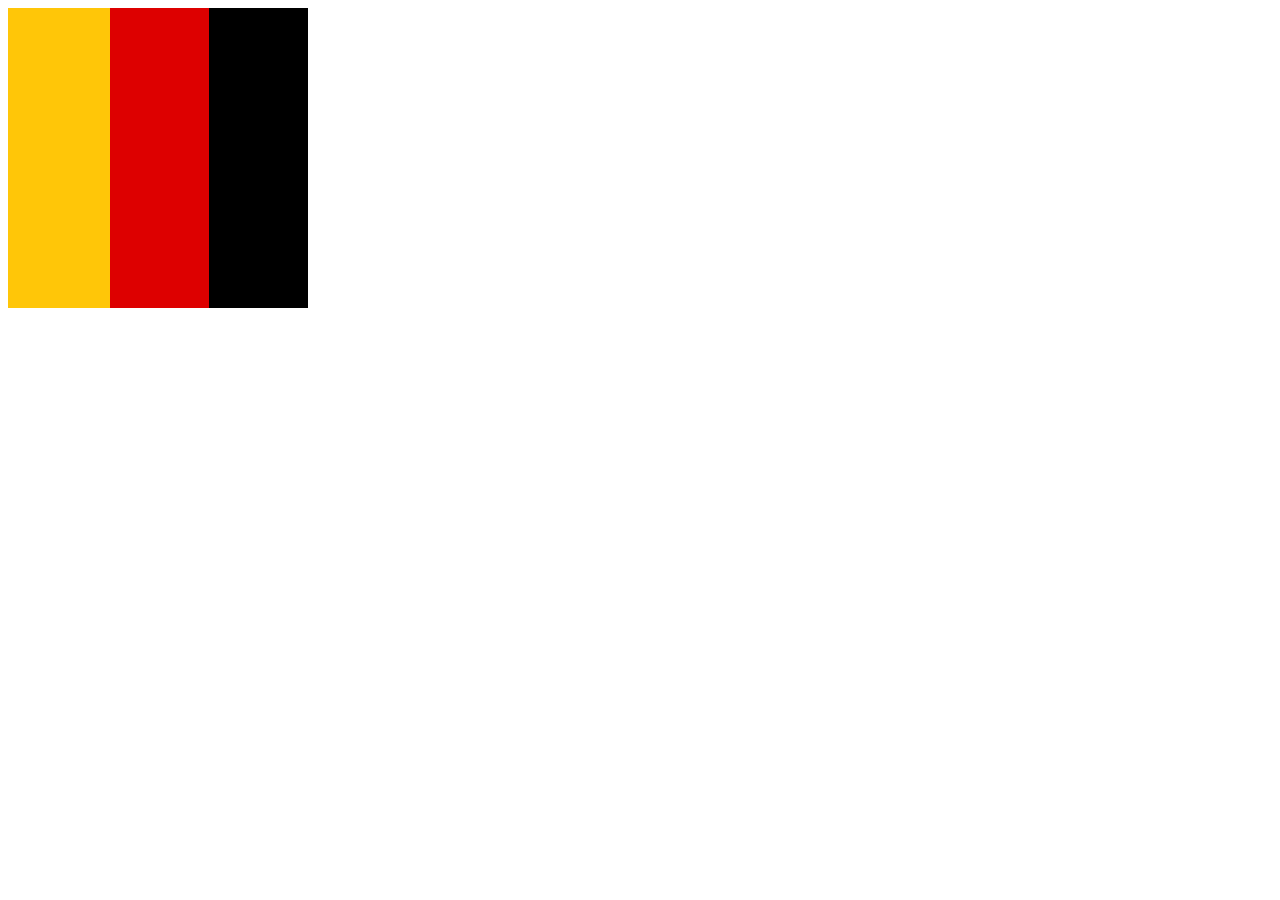
<file: a.html>
<!DOCTYPE html>
<html lang="en">

<head>
    <meta charset="UTF-8">
    <meta name="viewport" content="width=device-width, initial-scale=1.0">
    <title>Document</title>
    <style>
        div {
            width: 300px;
            height: 300px;
            
            background: -webkit-linear-gradient(right, #000 33%, rgba(0, 0, 0, 0) 33%),
                -webkit-linear-gradient(right, #dd0000 66%, #ffc608 66%);
        }
    </style>
</head>

<body>
    <div></div>
</body>

</html>
</file>
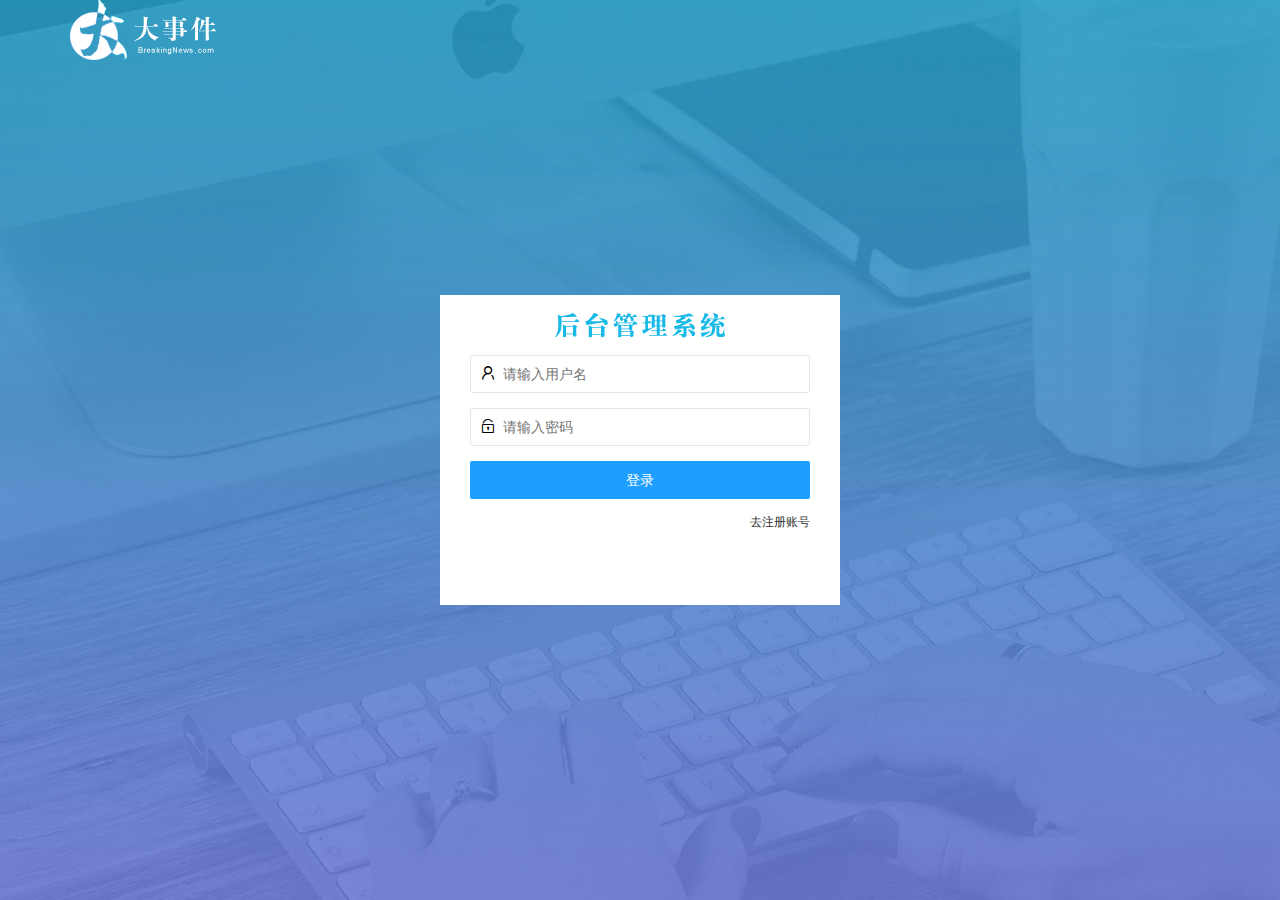
<file: login.html>
<!DOCTYPE html>
<html lang="en">

<head>
    <meta charset="UTF-8">
    <meta name="viewport" content="width=device-width, initial-scale=1.0">
    <title>大事件-登录/注册</title>
    <link rel="stylesheet" href="/assets/lib/layui/css/layui.css">
    <link rel="stylesheet" href="/assets/css/login.css">
</head>

<body>
    <!-- 头部 Logo 区域 -->
    <div class="layui-main">
        <img src="/assets/images/logo.png" alt="">
    </div>
    <!-- 登录注册区域 -->
    <div class="loginAndRegBox">
        <div class="title-box"></div>
        <!-- 登录的 div -->
        <div class="login-box">
            <form class="layui-form">
                <!-- 用户名 -->
                <div class="layui-form-item">
                    <i class="layui-icon layui-icon-username"></i>
                    <input type="text" name="username" required lay-verify="required" placeholder="请输入用户名"
                        autocomplete="off" class="layui-input">
                </div>
                <!-- 密码 -->
                <div class="layui-form-item">
                    <i class="layui-icon layui-icon-password"></i>
                    <input type="password" name="password" required lay-verify="required|pwd" placeholder="请输入密码"
                        autocomplete="off" class="layui-input">
                </div>
                <div class="layui-form-item">
                    <button class="layui-btn layui-btn-fluid layui-btn-normal" lay-submit>登录</button>
                </div>
                <div class="layui-form-item links">
                    <a href="javascript:;" id="link_reg">去注册账号</a>
                </div>
            </form>
        </div>
        <!-- 注册的 div -->
        <div class="reg-box">
            <form class="layui-form" id="form_reg">
                <!-- 用户名 -->
                <div class="layui-form-item">
                    <i class="layui-icon layui-icon-username"></i>
                    <input type="text" name="username" required lay-verify="required" placeholder="请输入用户名"
                        autocomplete="off" class="layui-input">
                </div>
                <!-- 密码 -->
                <div class="layui-form-item">
                    <i class="layui-icon layui-icon-password"></i>
                    <input type="password" name="password" required lay-verify="required|pwd" placeholder="请输入密码"
                        autocomplete="off" class="layui-input">
                </div>
                <!-- 密码确认 -->
                <div class="layui-form-item">
                    <i class="layui-icon layui-icon-password"></i>
                    <input type="password" name="repassword" required lay-verify="required|pwd|repwd" placeholder="再次确认密码"
                        autocomplete="off" class="layui-input">
                </div>
                <div class="layui-form-item">
                    <button class="layui-btn layui-btn-fluid layui-btn-normal" lay-submit>注册</button>
                </div>
                <div class="layui-form-item links">
                    <a href="javascript:;" id="link_login">去登录</a>
                </div>
            </form>
        </div>
    </div>
    <script src="/assets/lib/jquery.js"></script>
    <script src="/assets/lib/layui/layui.all.js"></script>
    <script src="/assets/js/login.js"></script>
</body>

</html>
</file>
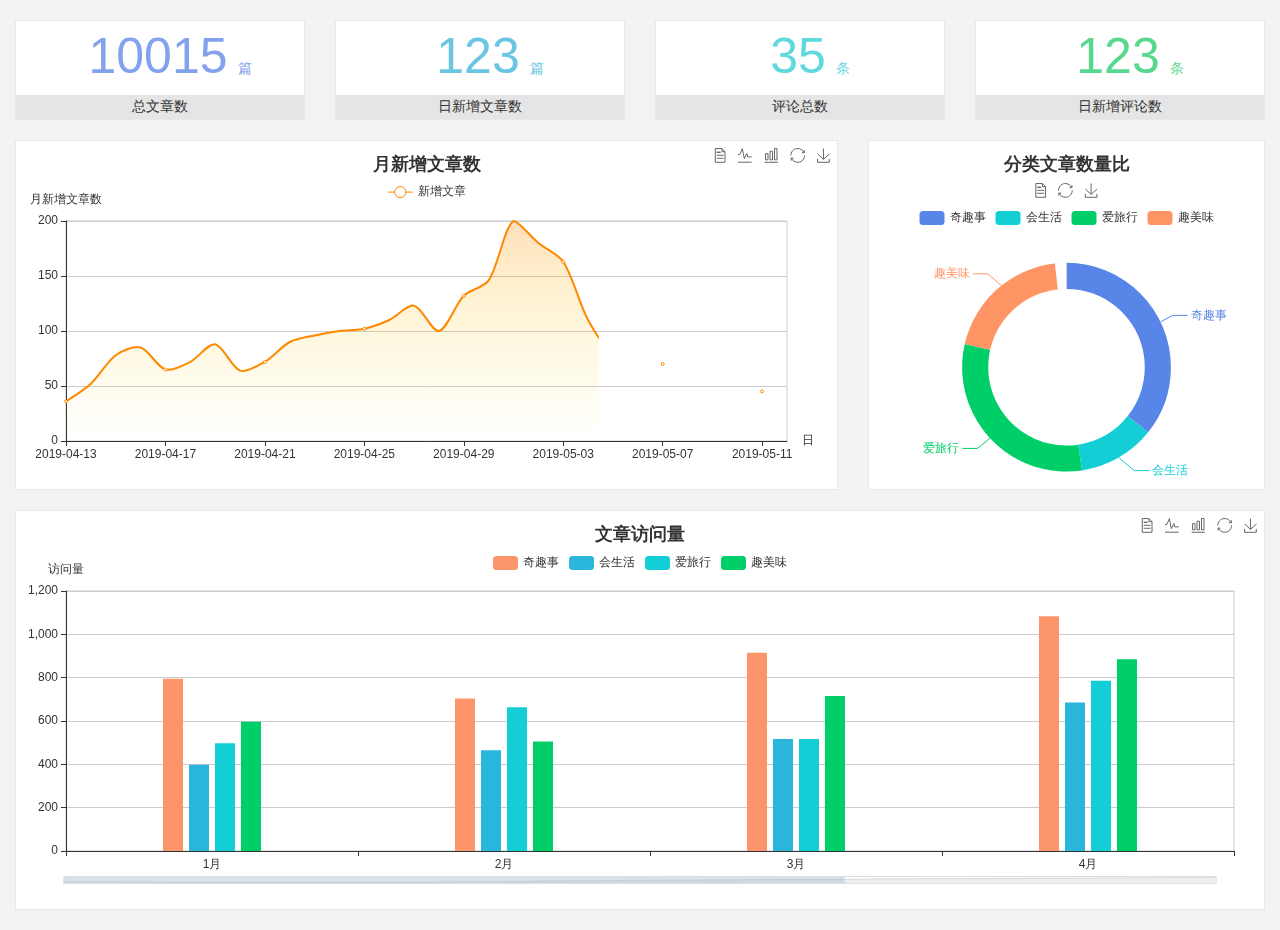
<file: home/dashboard.html>
<!DOCTYPE html>
<html lang="en">

<head>
  <meta charset="UTF-8">
  <meta name="viewport" content="width=device-width, initial-scale=1.0">
  <meta http-equiv="X-UA-Compatible" content="ie=edge">
  <title>图表统计</title>
  <link rel="stylesheet" href="../../assets/lib/bootstrap.css" />
  <link rel="stylesheet" href="../../assets/lib/main.css" />
  <script src="../../assets/lib/jquery.js"></script>
  <script type="text/javascript" src="../../assets/lib/echarts.min.js"></script>
</head>

<body>
  <div class="container-fluid">
    <div class="row spannel_list">
      <div class="col-sm-3 col-xs-6">
        <div class="spannel">
          <em>10015</em><span>篇</span>
          <b>总文章数</b>
        </div>
      </div>
      <div class="col-sm-3 col-xs-6">
        <div class="spannel scolor01">
          <em>123</em><span>篇</span>
          <b>日新增文章数</b>
        </div>
      </div>
      <div class="col-sm-3 col-xs-6">
        <div class="spannel scolor02">
          <em>35</em><span>条</span>
          <b>评论总数</b>
        </div>
      </div>
      <div class="col-sm-3 col-xs-6">
        <div class="spannel scolor03">
          <em>123</em><span>条</span>
          <b>日新增评论数</b>
        </div>
      </div>
    </div>
  </div>

  <div class="container-fluid">
    <div class="row curve-pie">
      <div class="col-lg-8 col-md-8">
        <div class="gragh_pannel" id="curve_show"></div>
      </div>
      <div class="col-lg-4 col-md-4">
        <div class="gragh_pannel" id="pie_show"></div>
      </div>
    </div>
  </div>

  <div class="container-fluid">
    <div class="column_pannel" id="column_show"></div>
  </div>

  <script>
    var oChart = echarts.init(document.getElementById('curve_show'));
    var aList_all = [
      { 'count': 36, 'date': '2019-04-13' },
      { 'count': 52, 'date': '2019-04-14' },
      { 'count': 78, 'date': '2019-04-15' },
      { 'count': 85, 'date': '2019-04-16' },
      { 'count': 65, 'date': '2019-04-17' },
      { 'count': 72, 'date': '2019-04-18' },
      { 'count': 88, 'date': '2019-04-19' },
      { 'count': 64, 'date': '2019-04-20' },
      { 'count': 72, 'date': '2019-04-21' },
      { 'count': 90, 'date': '2019-04-22' },
      { 'count': 96, 'date': '2019-04-23' },
      { 'count': 100, 'date': '2019-04-24' },
      { 'count': 102, 'date': '2019-04-25' },
      { 'count': 110, 'date': '2019-04-26' },
      { 'count': 123, 'date': '2019-04-27' },
      { 'count': 100, 'date': '2019-04-28' },
      { 'count': 132, 'date': '2019-04-29' },
      { 'count': 146, 'date': '2019-04-30' },
      { 'count': 200, 'date': '2019-05-01' },
      { 'count': 180, 'date': '2019-05-02' },
      { 'count': 163, 'date': '2019-05-03' },
      { 'count': 110, 'date': '2019-05-04' },
      { 'count': 80, 'date': '2019-05-05' },
      { 'count': 82, 'date': '2019-05-06' },
      { 'count': 70, 'date': '2019-05-07' },
      { 'count': 65, 'date': '2019-05-08' },
      { 'count': 54, 'date': '2019-05-09' },
      { 'count': 40, 'date': '2019-05-10' },
      { 'count': 45, 'date': '2019-05-11' },
      { 'count': 38, 'date': '2019-05-12' },
    ];

    let aCount = [];
    let aDate = [];

    for (var i = 0; i < aList_all.length; i++) {
      aCount.push(aList_all[i].count);
      aDate.push(aList_all[i].date);
    }

    var chartopt = {
      title: {
        text: '月新增文章数',
        left: 'center',
        top: '10'
      },
      tooltip: {
        trigger: 'axis'
      },
      legend: {
        data: ['新增文章'],
        top: '40'
      },
      toolbox: {
        show: true,
        feature: {
          mark: { show: true },
          dataView: { show: true, readOnly: false },
          magicType: { show: true, type: ['line', 'bar'] },
          restore: { show: true },
          saveAsImage: { show: true }
        }
      },
      calculable: true,
      xAxis: [
        {
          name: '日',
          type: 'category',
          boundaryGap: false,
          data: aDate
        }
      ],
      yAxis: [
        {
          name: '月新增文章数',
          type: 'value'
        }
      ],
      series: [
        {
          name: '新增文章',
          type: 'line',
          smooth: true,
          itemStyle: { normal: { areaStyle: { type: 'default' }, color: '#f80' }, lineStyle: { color: '#f80' } },
          data: aCount
        }],
      areaStyle: {
        normal: {
          color: new echarts.graphic.LinearGradient(0, 0, 0, 1, [{
            offset: 0,
            color: 'rgba(255,136,0,0.39)'
          }, {
            offset: .34,
            color: 'rgba(255,180,0,0.25)'
          }, {
            offset: 1,
            color: 'rgba(255,222,0,0.00)'
          }])

        }
      },
      grid: {
        show: true,
        x: 50,
        x2: 50,
        y: 80,
        height: 220
      }
    };

    oChart.setOption(chartopt);


    var oPie = echarts.init(document.getElementById('pie_show'));
    var oPieopt =
    {
      title: {
        top: 10,
        text: '分类文章数量比',
        x: 'center'
      },
      tooltip: {
        trigger: 'item',
        formatter: "{a} <br/>{b} : {c} ({d}%)"
      },
      color: ['#5885e8', '#13cfd5', '#00ce68', '#ff9565'],
      legend: {
        x: 'center',
        top: 65,
        data: ['奇趣事', '会生活', '爱旅行', '趣美味']
      },
      toolbox: {
        show: true,
        x: 'center',
        top: 35,
        feature: {
          mark: { show: true },
          dataView: { show: true, readOnly: false },
          magicType: {
            show: true,
            type: ['pie', 'funnel'],
            option: {
              funnel: {
                x: '25%',
                width: '50%',
                funnelAlign: 'left',
                max: 1548
              }
            }
          },
          restore: { show: true },
          saveAsImage: { show: true }
        }
      },
      calculable: true,
      series: [
        {
          name: '访问来源',
          type: 'pie',
          radius: ['45%', '60%'],
          center: ['50%', '65%'],
          data: [
            { value: 300, name: '奇趣事' },
            { value: 100, name: '会生活' },
            { value: 260, name: '爱旅行' },
            { value: 180, name: '趣美味' }
          ]
        }
      ]
    };
    oPie.setOption(oPieopt);



    var oColumn = this.echarts.init(document.getElementById('column_show'));
    var oColumnopt =
    {
      title: {
        text: '文章访问量',
        left: 'center',
        top: '10'
      },
      tooltip: {
        trigger: 'axis'
      },
      legend: {
        data: ['奇趣事', '会生活', '爱旅行', '趣美味'],
        top: '40'
      },
      toolbox: {
        show: true,
        feature: {
          mark: { show: true },
          dataView: { show: true, readOnly: false },
          magicType: { show: true, type: ['line', 'bar'] },
          restore: { show: true },
          saveAsImage: { show: true }
        }
      },
      calculable: true,
      xAxis: [
        {
          type: 'category',
          data: ['1月', '2月', '3月', '4月', '5月']
        }
      ],
      yAxis: [
        {
          name: '访问量',
          type: 'value'
        }
      ],
      series: [
        {
          name: '奇趣事',
          type: 'bar',
          barWidth: 20,
          itemStyle: {
            normal: { areaStyle: { type: 'default' }, color: '#fd956a' }
          },
          data: [800, 708, 920, 1090, 1200]
        },
        {
          name: '会生活',
          type: 'bar',
          barWidth: 20,
          itemStyle: {
            normal: { areaStyle: { type: 'default' }, color: '#2bb6db' }
          },
          data: [400, 468, 520, 690, 800]
        },
        {
          name: '爱旅行',
          type: 'bar',
          barWidth: 20,
          itemStyle: {
            normal: { areaStyle: { type: 'default' }, color: '#13cfd5' }
          },
          data: [500, 668, 520, 790, 900]
        },
        {
          name: '趣美味',
          type: 'bar',
          barWidth: 20,
          itemStyle: {
            normal: { areaStyle: { type: 'default' }, color: '#00ce68' }
          },
          data: [600, 508, 720, 890, 1000]
        }
      ],
      grid: {
        show: true,
        x: 50,
        x2: 30,
        y: 80,
        height: 260
      },
      dataZoom: [//给x轴设置滚动条
        {
          start: 0,//默认为0
          end: 100 - 1000 / 31,//默认为100
          type: 'slider',
          show: true,
          xAxisIndex: [0],
          handleSize: 0,//滑动条的 左右2个滑动条的大小
          height: 8,//组件高度
          left: 45, //左边的距离
          right: 50,//右边的距离
          bottom: 26,//右边的距离
          handleColor: '#ddd',//h滑动图标的颜色
          handleStyle: {
            borderColor: "#cacaca",
            borderWidth: "1",
            shadowBlur: 2,
            background: "#ddd",
            shadowColor: "#ddd",
          }
        }]
    };
    oColumn.setOption(oColumnopt);
  </script>
</body>

</html>
</file>
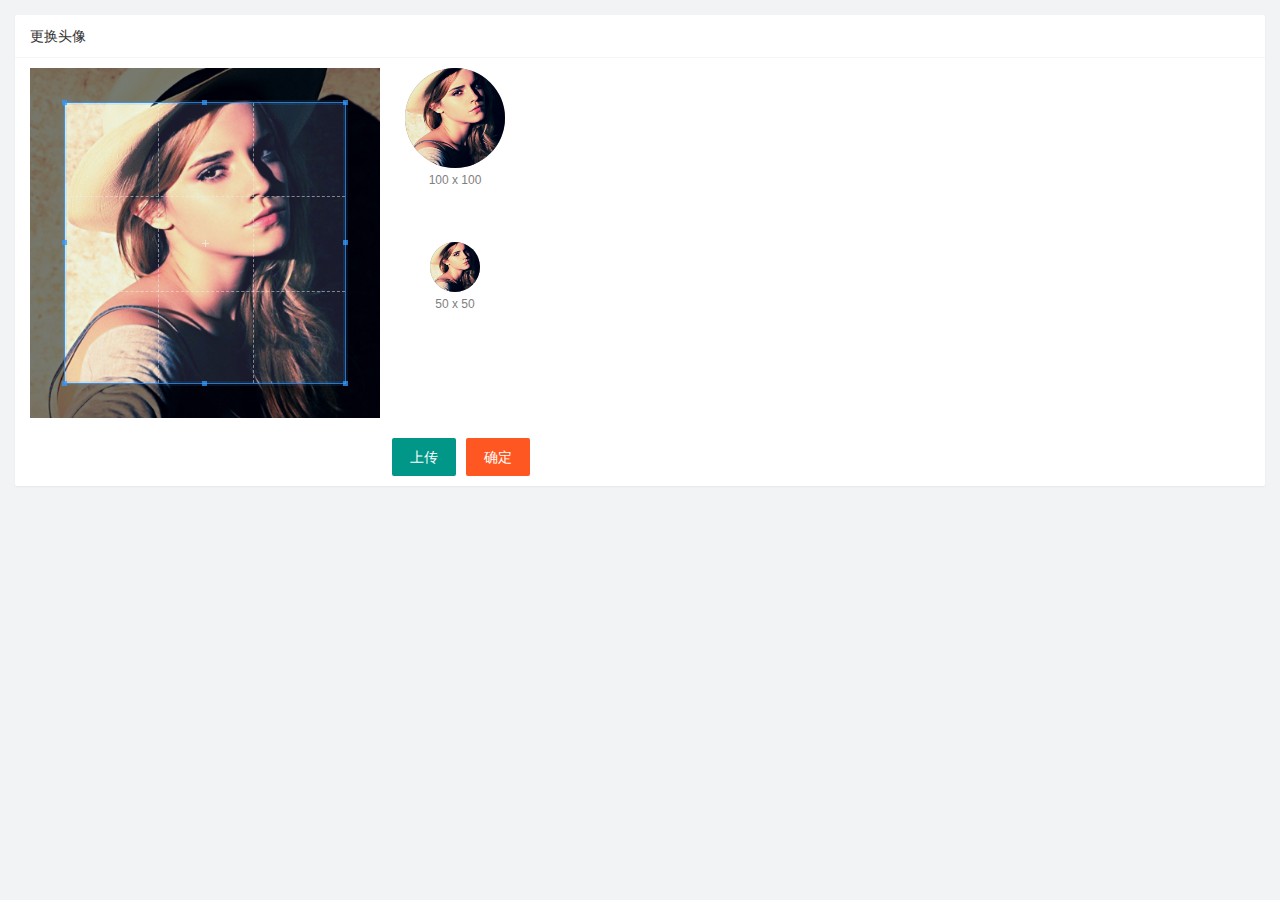
<file: user/user_avatar.html>
<!DOCTYPE html>
<html lang="en">

<head>
    <meta charset="UTF-8">
    <meta name="viewport" content="width=device-width, initial-scale=1.0">
    <title>Document</title>
    <link rel="stylesheet" href="/assets/lib/layui/css/layui.css">
    <link rel="stylesheet" href="/assets/lib/cropper/cropper.css">
    <link rel="stylesheet" href="/assets/css/user/user_avatar.css">
</head>

<body>
    <div class="layui-card">
        <div class="layui-card-header">更换头像</div>
        <div class="layui-card-body">
            <!-- 第一行的图片裁剪和预览区域 -->
            <div class="row1">
                <!-- 图片裁剪区域 -->
                <div class="cropper-box">
                    <!-- 这个 img 标签很重要，将来会把它初始化为裁剪区域 -->
                    <img id="image" src="/assets/images/sample.jpg" />
                </div>
                <!-- 图片的预览区域 -->
                <div class="preview-box">
                    <div>
                        <!-- 宽高为 100px 的预览区域 -->
                        <div class="img-preview w100"></div>
                        <p class="size">100 x 100</p>
                    </div>
                    <div>
                        <!-- 宽高为 50px 的预览区域 -->
                        <div class="img-preview w50"></div>
                        <p class="size">50 x 50</p>
                    </div>
                </div>
            </div>

            <!-- 第二行的按钮区域 -->
            <div class="row2">
                <input type="file" id="file" accept="image/png,image/jpeg">
                <button type="button" class="layui-btn" id="btnChooseImage">上传</button>
                <button type="button" class="layui-btn layui-btn-danger" id="btnUpload">确定</button>
            </div>
        </div>
    </div>
    <script src="/assets/lib/jquery.js"></script>
    <script src="/assets/lib/layui/layui.all.js"></script>
    <script src="/assets/lib/cropper/Cropper.js"></script>
    <script src="/assets/lib/cropper/jquery-cropper.js"></script>
    <script src="/assets/js/baseAPI.js"></script>
    <script src="/assets/js/user/user_avatar.js"></script>
</body>

</html>
</file>
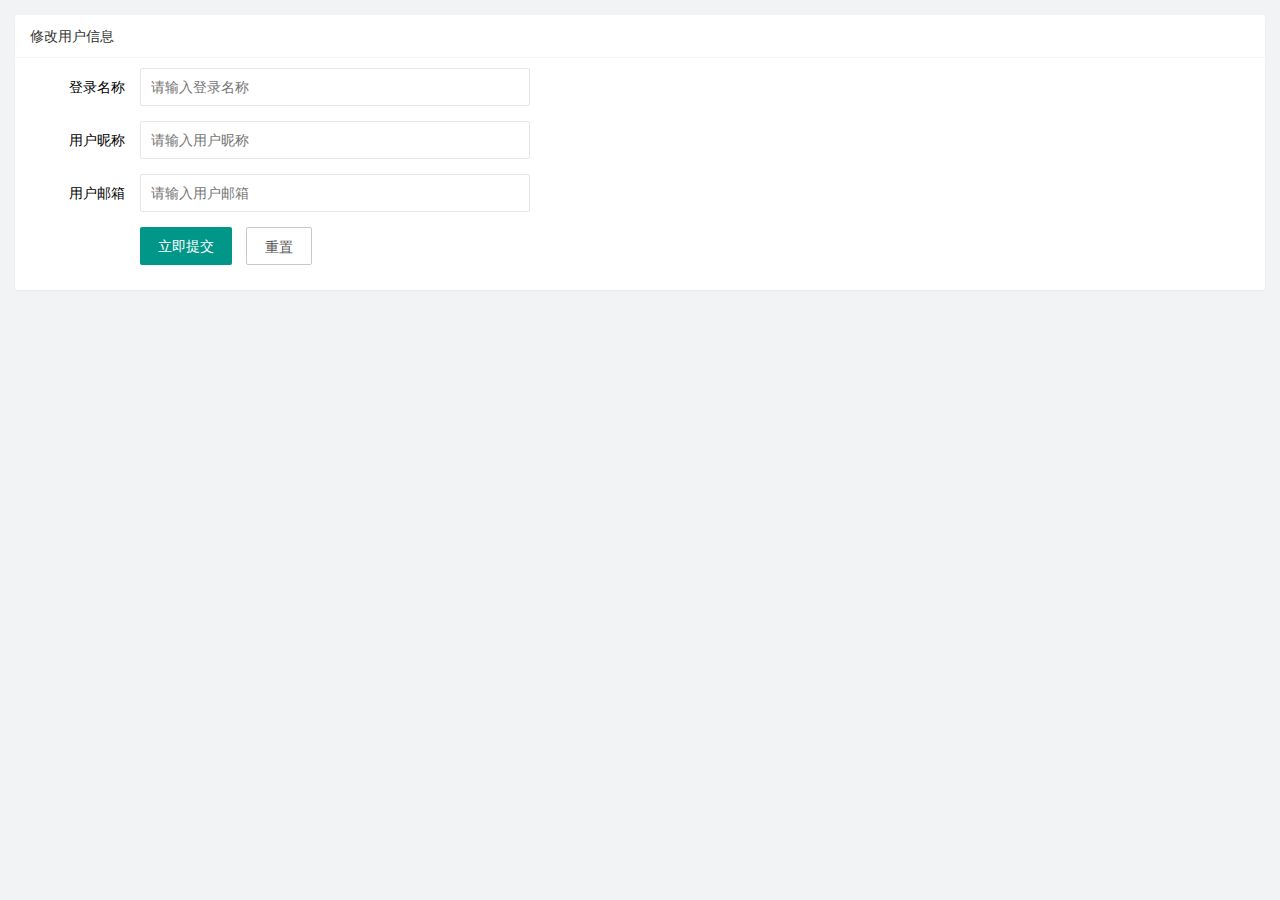
<file: user/user_info.html>
<!DOCTYPE html>
<html lang="en">

<head>
    <meta charset="UTF-8">
    <meta name="viewport" content="width=device-width, initial-scale=1.0">
    <title>Document</title>
    <link rel="stylesheet" href="/assets/lib/layui/css/layui.css">
    <link rel="stylesheet" href="/assets/css/user/user_info.css">
</head>

<body>
    <div class="layui-card">
        <div class="layui-card-header">修改用户信息</div>
        <div class="layui-card-body">
            <form class="layui-form" lay-filter="formUserInfo">
                <input type="hidden" name="id">
                <div class="layui-form-item">
                    <label class="layui-form-label">登录名称</label>
                    <div class="layui-input-block">
                        <input type="text" name="username" required lay-verify="required" placeholder="请输入登录名称"
                            autocomplete="off" class="layui-input" readonly>
                    </div>
                </div>
                <div class="layui-form-item">
                    <label class="layui-form-label">用户昵称</label>
                    <div class="layui-input-block">
                        <input type="text" name="nickname" required lay-verify="required|nickname" placeholder="请输入用户昵称"
                            autocomplete="off" class="layui-input">
                    </div>
                </div>
                <div class="layui-form-item">
                    <label class="layui-form-label">用户邮箱</label>
                    <div class="layui-input-block">
                        <input type="text" name="email" required lay-verify="required|email" placeholder="请输入用户邮箱"
                            autocomplete="off" class="layui-input">
                    </div>
                </div>
                <div class="layui-form-item">
                    <div class="layui-input-block">
                        <button class="layui-btn" lay-submit lay-filter="formDemo">立即提交</button>
                        <button type="reset" class="layui-btn layui-btn-primary" id="btnReset">重置</button>
                    </div>
                </div>
            </form>
        </div>
    </div>
    <script src="/assets/lib/jquery.js"></script>
    <script src="/assets/lib/layui/layui.all.js"></script>
    <script src="/assets/js/baseAPI.js"></script>
    <script src="/assets/js/user/user_info.js"></script>
</body>

</html>
</file>
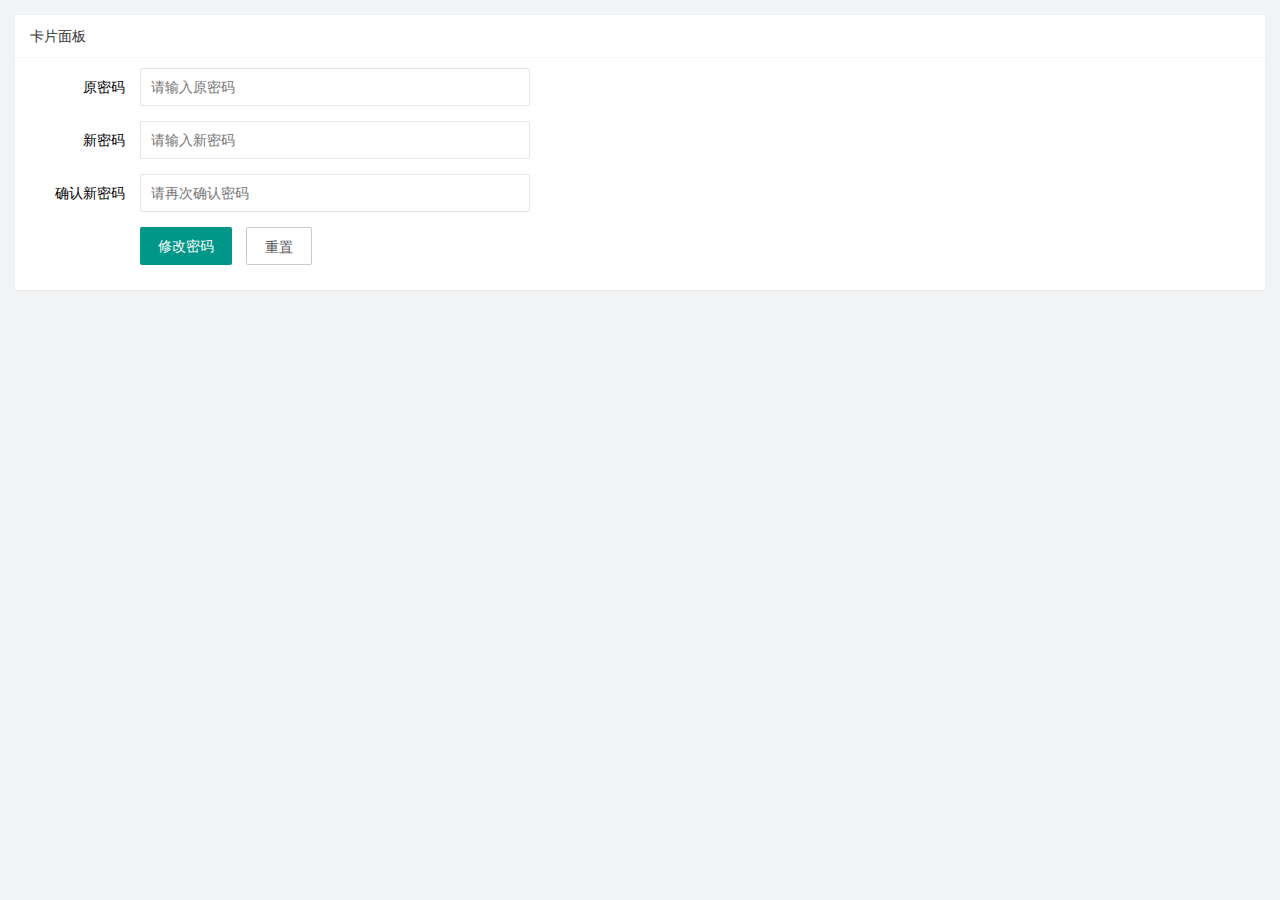
<file: user/user_pwd.html>
<!DOCTYPE html>
<html lang="en">

<head>
    <meta charset="UTF-8">
    <meta name="viewport" content="width=device-width, initial-scale=1.0">
    <title>Document</title>
    <link rel="stylesheet" href="/assets/lib/layui/css/layui.css">
    <link rel="stylesheet" href="/assets/css/user/user_pwd.css">
</head>

<body>
    <div class="layui-card">
        <div class="layui-card-header">卡片面板</div>
        <div class="layui-card-body">
            <form class="layui-form">
                <div class="layui-form-item">
                    <label class="layui-form-label">原密码</label>
                    <div class="layui-input-block">
                        <input type="text" name="oldPwd" required lay-verify="required|pwd" placeholder="请输入原密码"
                            autocomplete="off" class="layui-input">
                    </div>
                </div>
                <div class="layui-form-item">
                    <label class="layui-form-label">新密码</label>
                    <div class="layui-input-block">
                        <input type="password" name="newPwd" required lay-verify="required|pwd|samePwd" placeholder="请输入新密码"
                            autocomplete="off" class="layui-input">
                    </div>
                </div>
                <div class="layui-form-item">
                    <label class="layui-form-label">确认新密码</label>
                    <div class="layui-input-block">
                        <input type="password" name="rePwd" required lay-verify="required|pwd|rePwd" placeholder="请再次确认密码"
                            autocomplete="off" class="layui-input">
                    </div>
                </div>
                <div class="layui-form-item">
                    <div class="layui-input-block">
                        <button class="layui-btn" lay-submit lay-filter="formDemo">修改密码</button>
                        <button type="reset" class="layui-btn layui-btn-primary">重置</button>
                    </div>
                </div>
        </div>
    </div>
    <script src="/assets/lib/layui/layui.all.js"></script>
    <script src="/assets/lib/jquery.js"></script>
    <script src="/assets/js/baseAPI.js"></script>
    <script src="/assets/js/user/user_pwd.js"></script>
</body>

</html>
</file>
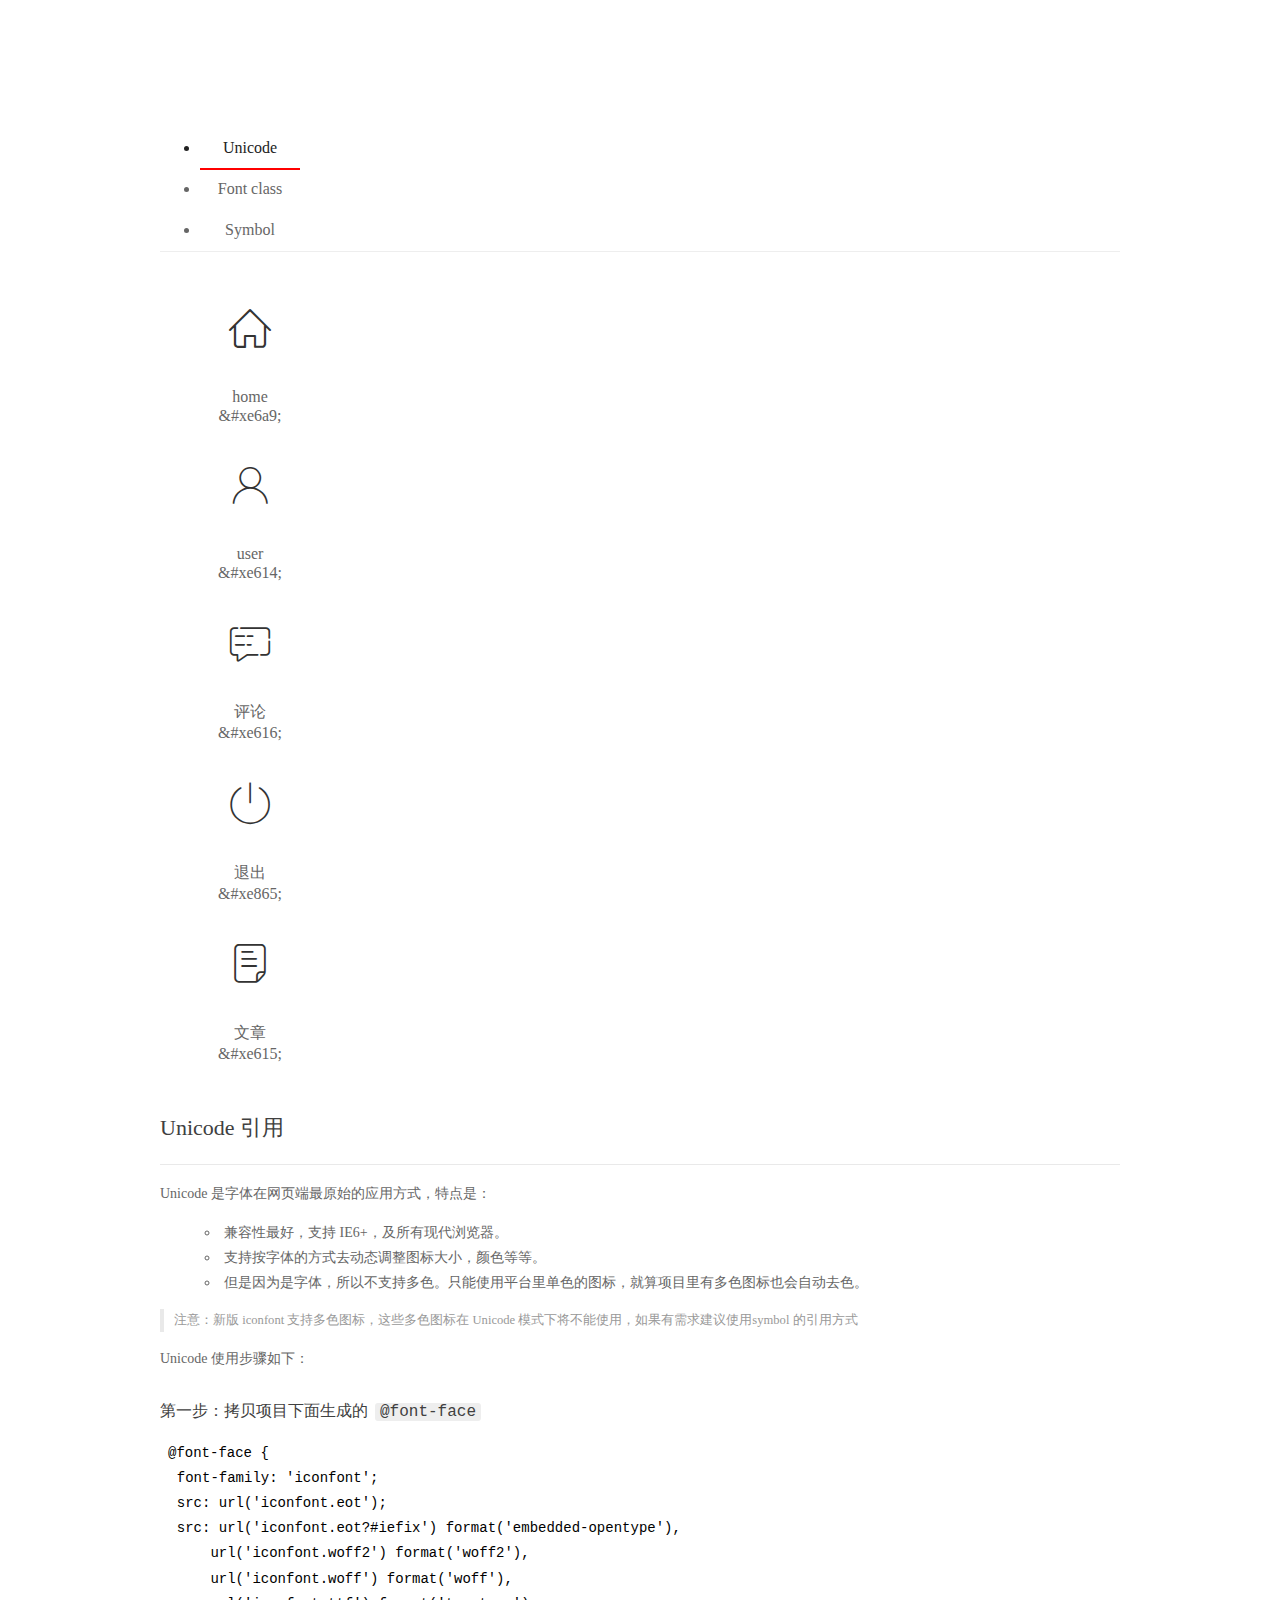
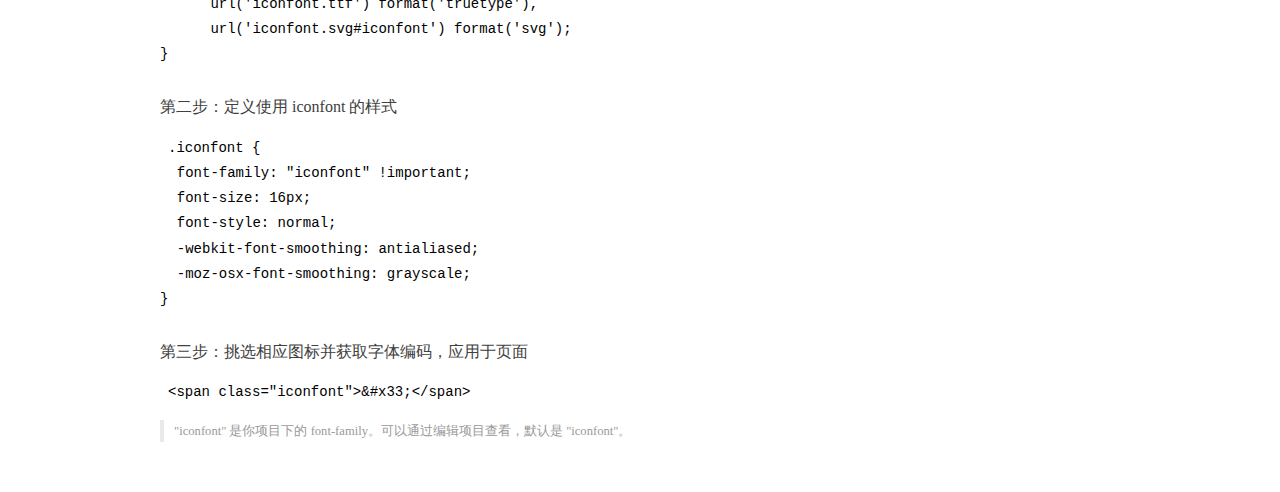
<file: assets/fonts/demo_index.html>
<!DOCTYPE html>
<html>
<head>
  <meta charset="utf-8"/>
  <title>IconFont Demo</title>
  <link rel="shortcut icon" href="https://gtms04.alicdn.com/tps/i4/TB1_oz6GVXXXXaFXpXXJDFnIXXX-64-64.ico" type="image/x-icon"/>
  <link rel="stylesheet" href="https://g.alicdn.com/thx/cube/1.3.2/cube.min.css">
  <link rel="stylesheet" href="demo.css">
  <link rel="stylesheet" href="iconfont.css">
  <script src="iconfont.js"></script>
  <!-- jQuery -->
  <script src="https://a1.alicdn.com/oss/uploads/2018/12/26/7bfddb60-08e8-11e9-9b04-53e73bb6408b.js"></script>
  <!-- 代码高亮 -->
  <script src="https://a1.alicdn.com/oss/uploads/2018/12/26/a3f714d0-08e6-11e9-8a15-ebf944d7534c.js"></script>
</head>
<body>
  <div class="main">
    <h1 class="logo"><a href="https://www.iconfont.cn/" title="iconfont 首页" target="_blank">&#xe86b;</a></h1>
    <div class="nav-tabs">
      <ul id="tabs" class="dib-box">
        <li class="dib active"><span>Unicode</span></li>
        <li class="dib"><span>Font class</span></li>
        <li class="dib"><span>Symbol</span></li>
      </ul>
      
    </div>
    <div class="tab-container">
      <div class="content unicode" style="display: block;">
          <ul class="icon_lists dib-box">
          
            <li class="dib">
              <span class="icon iconfont">&#xe6a9;</span>
                <div class="name">home</div>
                <div class="code-name">&amp;#xe6a9;</div>
              </li>
          
            <li class="dib">
              <span class="icon iconfont">&#xe614;</span>
                <div class="name">user</div>
                <div class="code-name">&amp;#xe614;</div>
              </li>
          
            <li class="dib">
              <span class="icon iconfont">&#xe616;</span>
                <div class="name">评论</div>
                <div class="code-name">&amp;#xe616;</div>
              </li>
          
            <li class="dib">
              <span class="icon iconfont">&#xe865;</span>
                <div class="name">退出</div>
                <div class="code-name">&amp;#xe865;</div>
              </li>
          
            <li class="dib">
              <span class="icon iconfont">&#xe615;</span>
                <div class="name">文章</div>
                <div class="code-name">&amp;#xe615;</div>
              </li>
          
          </ul>
          <div class="article markdown">
          <h2 id="unicode-">Unicode 引用</h2>
          <hr>

          <p>Unicode 是字体在网页端最原始的应用方式，特点是：</p>
          <ul>
            <li>兼容性最好，支持 IE6+，及所有现代浏览器。</li>
            <li>支持按字体的方式去动态调整图标大小，颜色等等。</li>
            <li>但是因为是字体，所以不支持多色。只能使用平台里单色的图标，就算项目里有多色图标也会自动去色。</li>
          </ul>
          <blockquote>
            <p>注意：新版 iconfont 支持多色图标，这些多色图标在 Unicode 模式下将不能使用，如果有需求建议使用symbol 的引用方式</p>
          </blockquote>
          <p>Unicode 使用步骤如下：</p>
          <h3 id="-font-face">第一步：拷贝项目下面生成的 <code>@font-face</code></h3>
<pre><code class="language-css"
>@font-face {
  font-family: 'iconfont';
  src: url('iconfont.eot');
  src: url('iconfont.eot?#iefix') format('embedded-opentype'),
      url('iconfont.woff2') format('woff2'),
      url('iconfont.woff') format('woff'),
      url('iconfont.ttf') format('truetype'),
      url('iconfont.svg#iconfont') format('svg');
}
</code></pre>
          <h3 id="-iconfont-">第二步：定义使用 iconfont 的样式</h3>
<pre><code class="language-css"
>.iconfont {
  font-family: "iconfont" !important;
  font-size: 16px;
  font-style: normal;
  -webkit-font-smoothing: antialiased;
  -moz-osx-font-smoothing: grayscale;
}
</code></pre>
          <h3 id="-">第三步：挑选相应图标并获取字体编码，应用于页面</h3>
<pre>
<code class="language-html"
>&lt;span class="iconfont"&gt;&amp;#x33;&lt;/span&gt;
</code></pre>
          <blockquote>
            <p>"iconfont" 是你项目下的 font-family。可以通过编辑项目查看，默认是 "iconfont"。</p>
          </blockquote>
          </div>
      </div>
      <div class="content font-class">
        <ul class="icon_lists dib-box">
          
          <li class="dib">
            <span class="icon iconfont icon-home"></span>
            <div class="name">
              home
            </div>
            <div class="code-name">.icon-home
            </div>
          </li>
          
          <li class="dib">
            <span class="icon iconfont icon-user"></span>
            <div class="name">
              user
            </div>
            <div class="code-name">.icon-user
            </div>
          </li>
          
          <li class="dib">
            <span class="icon iconfont icon-pinglun"></span>
            <div class="name">
              评论
            </div>
            <div class="code-name">.icon-pinglun
            </div>
          </li>
          
          <li class="dib">
            <span class="icon iconfont icon-tuichu"></span>
            <div class="name">
              退出
            </div>
            <div class="code-name">.icon-tuichu
            </div>
          </li>
          
          <li class="dib">
            <span class="icon iconfont icon-16"></span>
            <div class="name">
              文章
            </div>
            <div class="code-name">.icon-16
            </div>
          </li>
          
        </ul>
        <div class="article markdown">
        <h2 id="font-class-">font-class 引用</h2>
        <hr>

        <p>font-class 是 Unicode 使用方式的一种变种，主要是解决 Unicode 书写不直观，语意不明确的问题。</p>
        <p>与 Unicode 使用方式相比，具有如下特点：</p>
        <ul>
          <li>兼容性良好，支持 IE8+，及所有现代浏览器。</li>
          <li>相比于 Unicode 语意明确，书写更直观。可以很容易分辨这个 icon 是什么。</li>
          <li>因为使用 class 来定义图标，所以当要替换图标时，只需要修改 class 里面的 Unicode 引用。</li>
          <li>不过因为本质上还是使用的字体，所以多色图标还是不支持的。</li>
        </ul>
        <p>使用步骤如下：</p>
        <h3 id="-fontclass-">第一步：引入项目下面生成的 fontclass 代码：</h3>
<pre><code class="language-html">&lt;link rel="stylesheet" href="./iconfont.css"&gt;
</code></pre>
        <h3 id="-">第二步：挑选相应图标并获取类名，应用于页面：</h3>
<pre><code class="language-html">&lt;span class="iconfont icon-xxx"&gt;&lt;/span&gt;
</code></pre>
        <blockquote>
          <p>"
            iconfont" 是你项目下的 font-family。可以通过编辑项目查看，默认是 "iconfont"。</p>
        </blockquote>
      </div>
      </div>
      <div class="content symbol">
          <ul class="icon_lists dib-box">
          
            <li class="dib">
                <svg class="icon svg-icon" aria-hidden="true">
                  <use xlink:href="#icon-home"></use>
                </svg>
                <div class="name">home</div>
                <div class="code-name">#icon-home</div>
            </li>
          
            <li class="dib">
                <svg class="icon svg-icon" aria-hidden="true">
                  <use xlink:href="#icon-user"></use>
                </svg>
                <div class="name">user</div>
                <div class="code-name">#icon-user</div>
            </li>
          
            <li class="dib">
                <svg class="icon svg-icon" aria-hidden="true">
                  <use xlink:href="#icon-pinglun"></use>
                </svg>
                <div class="name">评论</div>
                <div class="code-name">#icon-pinglun</div>
            </li>
          
            <li class="dib">
                <svg class="icon svg-icon" aria-hidden="true">
                  <use xlink:href="#icon-tuichu"></use>
                </svg>
                <div class="name">退出</div>
                <div class="code-name">#icon-tuichu</div>
            </li>
          
            <li class="dib">
                <svg class="icon svg-icon" aria-hidden="true">
                  <use xlink:href="#icon-16"></use>
                </svg>
                <div class="name">文章</div>
                <div class="code-name">#icon-16</div>
            </li>
          
          </ul>
          <div class="article markdown">
          <h2 id="symbol-">Symbol 引用</h2>
          <hr>

          <p>这是一种全新的使用方式，应该说这才是未来的主流，也是平台目前推荐的用法。相关介绍可以参考这篇<a href="">文章</a>
            这种用法其实是做了一个 SVG 的集合，与另外两种相比具有如下特点：</p>
          <ul>
            <li>支持多色图标了，不再受单色限制。</li>
            <li>通过一些技巧，支持像字体那样，通过 <code>font-size</code>, <code>color</code> 来调整样式。</li>
            <li>兼容性较差，支持 IE9+，及现代浏览器。</li>
            <li>浏览器渲染 SVG 的性能一般，还不如 png。</li>
          </ul>
          <p>使用步骤如下：</p>
          <h3 id="-symbol-">第一步：引入项目下面生成的 symbol 代码：</h3>
<pre><code class="language-html">&lt;script src="./iconfont.js"&gt;&lt;/script&gt;
</code></pre>
          <h3 id="-css-">第二步：加入通用 CSS 代码（引入一次就行）：</h3>
<pre><code class="language-html">&lt;style&gt;
.icon {
  width: 1em;
  height: 1em;
  vertical-align: -0.15em;
  fill: currentColor;
  overflow: hidden;
}
&lt;/style&gt;
</code></pre>
          <h3 id="-">第三步：挑选相应图标并获取类名，应用于页面：</h3>
<pre><code class="language-html">&lt;svg class="icon" aria-hidden="true"&gt;
  &lt;use xlink:href="#icon-xxx"&gt;&lt;/use&gt;
&lt;/svg&gt;
</code></pre>
          </div>
      </div>

    </div>
  </div>
  <script>
  $(document).ready(function () {
      $('.tab-container .content:first').show()

      $('#tabs li').click(function (e) {
        var tabContent = $('.tab-container .content')
        var index = $(this).index()

        if ($(this).hasClass('active')) {
          return
        } else {
          $('#tabs li').removeClass('active')
          $(this).addClass('active')

          tabContent.hide().eq(index).fadeIn()
        }
      })
    })
  </script>
</body>
</html>
</file>
<file: assets/lib/layui/css/layui.css>
/** layui-v2.5.5 MIT License By https://www.layui.com */
 .layui-inline,img{display:inline-block;vertical-align:middle}h1,h2,h3,h4,h5,h6{font-weight:400}.layui-edge,.layui-header,.layui-inline,.layui-main{position:relative}.layui-body,.layui-edge,.layui-elip{overflow:hidden}.layui-btn,.layui-edge,.layui-inline,img{vertical-align:middle}.layui-btn,.layui-disabled,.layui-icon,.layui-unselect{-moz-user-select:none;-webkit-user-select:none;-ms-user-select:none}.layui-elip,.layui-form-checkbox span,.layui-form-pane .layui-form-label{text-overflow:ellipsis;white-space:nowrap}.layui-breadcrumb,.layui-tree-btnGroup{visibility:hidden}blockquote,body,button,dd,div,dl,dt,form,h1,h2,h3,h4,h5,h6,input,li,ol,p,pre,td,textarea,th,ul{margin:0;padding:0;-webkit-tap-highlight-color:rgba(0,0,0,0)}a:active,a:hover{outline:0}img{border:none}li{list-style:none}table{border-collapse:collapse;border-spacing:0}h4,h5,h6{font-size:100%}button,input,optgroup,option,select,textarea{font-family:inherit;font-size:inherit;font-style:inherit;font-weight:inherit;outline:0}pre{white-space:pre-wrap;white-space:-moz-pre-wrap;white-space:-pre-wrap;white-space:-o-pre-wrap;word-wrap:break-word}body{line-height:24px;font:14px Helvetica Neue,Helvetica,PingFang SC,Tahoma,Arial,sans-serif}hr{height:1px;margin:10px 0;border:0;clear:both}a{color:#333;text-decoration:none}a:hover{color:#777}a cite{font-style:normal;*cursor:pointer}.layui-border-box,.layui-border-box *{box-sizing:border-box}.layui-box,.layui-box *{box-sizing:content-box}.layui-clear{clear:both;*zoom:1}.layui-clear:after{content:'\20';clear:both;*zoom:1;display:block;height:0}.layui-inline{*display:inline;*zoom:1}.layui-edge{display:inline-block;width:0;height:0;border-width:6px;border-style:dashed;border-color:transparent}.layui-edge-top{top:-4px;border-bottom-color:#999;border-bottom-style:solid}.layui-edge-right{border-left-color:#999;border-left-style:solid}.layui-edge-bottom{top:2px;border-top-color:#999;border-top-style:solid}.layui-edge-left{border-right-color:#999;border-right-style:solid}.layui-disabled,.layui-disabled:hover{color:#d2d2d2!important;cursor:not-allowed!important}.layui-circle{border-radius:100%}.layui-show{display:block!important}.layui-hide{display:none!important}@font-face{font-family:layui-icon;src:url(../font/iconfont.eot?v=250);src:url(../font/iconfont.eot?v=250#iefix) format('embedded-opentype'),url(../font/iconfont.woff2?v=250) format('woff2'),url(../font/iconfont.woff?v=250) format('woff'),url(../font/iconfont.ttf?v=250) format('truetype'),url(../font/iconfont.svg?v=250#layui-icon) format('svg')}.layui-icon{font-family:layui-icon!important;font-size:16px;font-style:normal;-webkit-font-smoothing:antialiased;-moz-osx-font-smoothing:grayscale}.layui-icon-reply-fill:before{content:"\e611"}.layui-icon-set-fill:before{content:"\e614"}.layui-icon-menu-fill:before{content:"\e60f"}.layui-icon-search:before{content:"\e615"}.layui-icon-share:before{content:"\e641"}.layui-icon-set-sm:before{content:"\e620"}.layui-icon-engine:before{content:"\e628"}.layui-icon-close:before{content:"\1006"}.layui-icon-close-fill:before{content:"\1007"}.layui-icon-chart-screen:before{content:"\e629"}.layui-icon-star:before{content:"\e600"}.layui-icon-circle-dot:before{content:"\e617"}.layui-icon-chat:before{content:"\e606"}.layui-icon-release:before{content:"\e609"}.layui-icon-list:before{content:"\e60a"}.layui-icon-chart:before{content:"\e62c"}.layui-icon-ok-circle:before{content:"\1005"}.layui-icon-layim-theme:before{content:"\e61b"}.layui-icon-table:before{content:"\e62d"}.layui-icon-right:before{content:"\e602"}.layui-icon-left:before{content:"\e603"}.layui-icon-cart-simple:before{content:"\e698"}.layui-icon-face-cry:before{content:"\e69c"}.layui-icon-face-smile:before{content:"\e6af"}.layui-icon-survey:before{content:"\e6b2"}.layui-icon-tree:before{content:"\e62e"}.layui-icon-upload-circle:before{content:"\e62f"}.layui-icon-add-circle:before{content:"\e61f"}.layui-icon-download-circle:before{content:"\e601"}.layui-icon-templeate-1:before{content:"\e630"}.layui-icon-util:before{content:"\e631"}.layui-icon-face-surprised:before{content:"\e664"}.layui-icon-edit:before{content:"\e642"}.layui-icon-speaker:before{content:"\e645"}.layui-icon-down:before{content:"\e61a"}.layui-icon-file:before{content:"\e621"}.layui-icon-layouts:before{content:"\e632"}.layui-icon-rate-half:before{content:"\e6c9"}.layui-icon-add-circle-fine:before{content:"\e608"}.layui-icon-prev-circle:before{content:"\e633"}.layui-icon-read:before{content:"\e705"}.layui-icon-404:before{content:"\e61c"}.layui-icon-carousel:before{content:"\e634"}.layui-icon-help:before{content:"\e607"}.layui-icon-code-circle:before{content:"\e635"}.layui-icon-water:before{content:"\e636"}.layui-icon-username:before{content:"\e66f"}.layui-icon-find-fill:before{content:"\e670"}.layui-icon-about:before{content:"\e60b"}.layui-icon-location:before{content:"\e715"}.layui-icon-up:before{content:"\e619"}.layui-icon-pause:before{content:"\e651"}.layui-icon-date:before{content:"\e637"}.layui-icon-layim-uploadfile:before{content:"\e61d"}.layui-icon-delete:before{content:"\e640"}.layui-icon-play:before{content:"\e652"}.layui-icon-top:before{content:"\e604"}.layui-icon-friends:before{content:"\e612"}.layui-icon-refresh-3:before{content:"\e9aa"}.layui-icon-ok:before{content:"\e605"}.layui-icon-layer:before{content:"\e638"}.layui-icon-face-smile-fine:before{content:"\e60c"}.layui-icon-dollar:before{content:"\e659"}.layui-icon-group:before{content:"\e613"}.layui-icon-layim-download:before{content:"\e61e"}.layui-icon-picture-fine:before{content:"\e60d"}.layui-icon-link:before{content:"\e64c"}.layui-icon-diamond:before{content:"\e735"}.layui-icon-log:before{content:"\e60e"}.layui-icon-rate-solid:before{content:"\e67a"}.layui-icon-fonts-del:before{content:"\e64f"}.layui-icon-unlink:before{content:"\e64d"}.layui-icon-fonts-clear:before{content:"\e639"}.layui-icon-triangle-r:before{content:"\e623"}.layui-icon-circle:before{content:"\e63f"}.layui-icon-radio:before{content:"\e643"}.layui-icon-align-center:before{content:"\e647"}.layui-icon-align-right:before{content:"\e648"}.layui-icon-align-left:before{content:"\e649"}.layui-icon-loading-1:before{content:"\e63e"}.layui-icon-return:before{content:"\e65c"}.layui-icon-fonts-strong:before{content:"\e62b"}.layui-icon-upload:before{content:"\e67c"}.layui-icon-dialogue:before{content:"\e63a"}.layui-icon-video:before{content:"\e6ed"}.layui-icon-headset:before{content:"\e6fc"}.layui-icon-cellphone-fine:before{content:"\e63b"}.layui-icon-add-1:before{content:"\e654"}.layui-icon-face-smile-b:before{content:"\e650"}.layui-icon-fonts-html:before{content:"\e64b"}.layui-icon-form:before{content:"\e63c"}.layui-icon-cart:before{content:"\e657"}.layui-icon-camera-fill:before{content:"\e65d"}.layui-icon-tabs:before{content:"\e62a"}.layui-icon-fonts-code:before{content:"\e64e"}.layui-icon-fire:before{content:"\e756"}.layui-icon-set:before{content:"\e716"}.layui-icon-fonts-u:before{content:"\e646"}.layui-icon-triangle-d:before{content:"\e625"}.layui-icon-tips:before{content:"\e702"}.layui-icon-picture:before{content:"\e64a"}.layui-icon-more-vertical:before{content:"\e671"}.layui-icon-flag:before{content:"\e66c"}.layui-icon-loading:before{content:"\e63d"}.layui-icon-fonts-i:before{content:"\e644"}.layui-icon-refresh-1:before{content:"\e666"}.layui-icon-rmb:before{content:"\e65e"}.layui-icon-home:before{content:"\e68e"}.layui-icon-user:before{content:"\e770"}.layui-icon-notice:before{content:"\e667"}.layui-icon-login-weibo:before{content:"\e675"}.layui-icon-voice:before{content:"\e688"}.layui-icon-upload-drag:before{content:"\e681"}.layui-icon-login-qq:before{content:"\e676"}.layui-icon-snowflake:before{content:"\e6b1"}.layui-icon-file-b:before{content:"\e655"}.layui-icon-template:before{content:"\e663"}.layui-icon-auz:before{content:"\e672"}.layui-icon-console:before{content:"\e665"}.layui-icon-app:before{content:"\e653"}.layui-icon-prev:before{content:"\e65a"}.layui-icon-website:before{content:"\e7ae"}.layui-icon-next:before{content:"\e65b"}.layui-icon-component:before{content:"\e857"}.layui-icon-more:before{content:"\e65f"}.layui-icon-login-wechat:before{content:"\e677"}.layui-icon-shrink-right:before{content:"\e668"}.layui-icon-spread-left:before{content:"\e66b"}.layui-icon-camera:before{content:"\e660"}.layui-icon-note:before{content:"\e66e"}.layui-icon-refresh:before{content:"\e669"}.layui-icon-female:before{content:"\e661"}.layui-icon-male:before{content:"\e662"}.layui-icon-password:before{content:"\e673"}.layui-icon-senior:before{content:"\e674"}.layui-icon-theme:before{content:"\e66a"}.layui-icon-tread:before{content:"\e6c5"}.layui-icon-praise:before{content:"\e6c6"}.layui-icon-star-fill:before{content:"\e658"}.layui-icon-rate:before{content:"\e67b"}.layui-icon-template-1:before{content:"\e656"}.layui-icon-vercode:before{content:"\e679"}.layui-icon-cellphone:before{content:"\e678"}.layui-icon-screen-full:before{content:"\e622"}.layui-icon-screen-restore:before{content:"\e758"}.layui-icon-cols:before{content:"\e610"}.layui-icon-export:before{content:"\e67d"}.layui-icon-print:before{content:"\e66d"}.layui-icon-slider:before{content:"\e714"}.layui-icon-addition:before{content:"\e624"}.layui-icon-subtraction:before{content:"\e67e"}.layui-icon-service:before{content:"\e626"}.layui-icon-transfer:before{content:"\e691"}.layui-main{width:1140px;margin:0 auto}.layui-header{z-index:1000;height:60px}.layui-header a:hover{transition:all .5s;-webkit-transition:all .5s}.layui-side{position:fixed;left:0;top:0;bottom:0;z-index:999;width:200px;overflow-x:hidden}.layui-side-scroll{position:relative;width:220px;height:100%;overflow-x:hidden}.layui-body{position:absolute;left:200px;right:0;top:0;bottom:0;z-index:998;width:auto;overflow-y:auto;box-sizing:border-box}.layui-layout-body{overflow:hidden}.layui-layout-admin .layui-header{background-color:#23262E}.layui-layout-admin .layui-side{top:60px;width:200px;overflow-x:hidden}.layui-layout-admin .layui-body{position:fixed;top:60px;bottom:44px}.layui-layout-admin .layui-main{width:auto;margin:0 15px}.layui-layout-admin .layui-footer{position:fixed;left:200px;right:0;bottom:0;height:44px;line-height:44px;padding:0 15px;background-color:#eee}.layui-layout-admin .layui-logo{position:absolute;left:0;top:0;width:200px;height:100%;line-height:60px;text-align:center;color:#009688;font-size:16px}.layui-layout-admin .layui-header .layui-nav{background:0 0}.layui-layout-left{position:absolute!important;left:200px;top:0}.layui-layout-right{position:absolute!important;right:0;top:0}.layui-container{position:relative;margin:0 auto;padding:0 15px;box-sizing:border-box}.layui-fluid{position:relative;margin:0 auto;padding:0 15px}.layui-row:after,.layui-row:before{content:'';display:block;clear:both}.layui-col-lg1,.layui-col-lg10,.layui-col-lg11,.layui-col-lg12,.layui-col-lg2,.layui-col-lg3,.layui-col-lg4,.layui-col-lg5,.layui-col-lg6,.layui-col-lg7,.layui-col-lg8,.layui-col-lg9,.layui-col-md1,.layui-col-md10,.layui-col-md11,.layui-col-md12,.layui-col-md2,.layui-col-md3,.layui-col-md4,.layui-col-md5,.layui-col-md6,.layui-col-md7,.layui-col-md8,.layui-col-md9,.layui-col-sm1,.layui-col-sm10,.layui-col-sm11,.layui-col-sm12,.layui-col-sm2,.layui-col-sm3,.layui-col-sm4,.layui-col-sm5,.layui-col-sm6,.layui-col-sm7,.layui-col-sm8,.layui-col-sm9,.layui-col-xs1,.layui-col-xs10,.layui-col-xs11,.layui-col-xs12,.layui-col-xs2,.layui-col-xs3,.layui-col-xs4,.layui-col-xs5,.layui-col-xs6,.layui-col-xs7,.layui-col-xs8,.layui-col-xs9{position:relative;display:block;box-sizing:border-box}.layui-col-xs1,.layui-col-xs10,.layui-col-xs11,.layui-col-xs12,.layui-col-xs2,.layui-col-xs3,.layui-col-xs4,.layui-col-xs5,.layui-col-xs6,.layui-col-xs7,.layui-col-xs8,.layui-col-xs9{float:left}.layui-col-xs1{width:8.33333333%}.layui-col-xs2{width:16.66666667%}.layui-col-xs3{width:25%}.layui-col-xs4{width:33.33333333%}.layui-col-xs5{width:41.66666667%}.layui-col-xs6{width:50%}.layui-col-xs7{width:58.33333333%}.layui-col-xs8{width:66.66666667%}.layui-col-xs9{width:75%}.layui-col-xs10{width:83.33333333%}.layui-col-xs11{width:91.66666667%}.layui-col-xs12{width:100%}.layui-col-xs-offset1{margin-left:8.33333333%}.layui-col-xs-offset2{margin-left:16.66666667%}.layui-col-xs-offset3{margin-left:25%}.layui-col-xs-offset4{margin-left:33.33333333%}.layui-col-xs-offset5{margin-left:41.66666667%}.layui-col-xs-offset6{margin-left:50%}.layui-col-xs-offset7{margin-left:58.33333333%}.layui-col-xs-offset8{margin-left:66.66666667%}.layui-col-xs-offset9{margin-left:75%}.layui-col-xs-offset10{margin-left:83.33333333%}.layui-col-xs-offset11{margin-left:91.66666667%}.layui-col-xs-offset12{margin-left:100%}@media screen and (max-width:768px){.layui-hide-xs{display:none!important}.layui-show-xs-block{display:block!important}.layui-show-xs-inline{display:inline!important}.layui-show-xs-inline-block{display:inline-block!important}}@media screen and (min-width:768px){.layui-container{width:750px}.layui-hide-sm{display:none!important}.layui-show-sm-block{display:block!important}.layui-show-sm-inline{display:inline!important}.layui-show-sm-inline-block{display:inline-block!important}.layui-col-sm1,.layui-col-sm10,.layui-col-sm11,.layui-col-sm12,.layui-col-sm2,.layui-col-sm3,.layui-col-sm4,.layui-col-sm5,.layui-col-sm6,.layui-col-sm7,.layui-col-sm8,.layui-col-sm9{float:left}.layui-col-sm1{width:8.33333333%}.layui-col-sm2{width:16.66666667%}.layui-col-sm3{width:25%}.layui-col-sm4{width:33.33333333%}.layui-col-sm5{width:41.66666667%}.layui-col-sm6{width:50%}.layui-col-sm7{width:58.33333333%}.layui-col-sm8{width:66.66666667%}.layui-col-sm9{width:75%}.layui-col-sm10{width:83.33333333%}.layui-col-sm11{width:91.66666667%}.layui-col-sm12{width:100%}.layui-col-sm-offset1{margin-left:8.33333333%}.layui-col-sm-offset2{margin-left:16.66666667%}.layui-col-sm-offset3{margin-left:25%}.layui-col-sm-offset4{margin-left:33.33333333%}.layui-col-sm-offset5{margin-left:41.66666667%}.layui-col-sm-offset6{margin-left:50%}.layui-col-sm-offset7{margin-left:58.33333333%}.layui-col-sm-offset8{margin-left:66.66666667%}.layui-col-sm-offset9{margin-left:75%}.layui-col-sm-offset10{margin-left:83.33333333%}.layui-col-sm-offset11{margin-left:91.66666667%}.layui-col-sm-offset12{margin-left:100%}}@media screen and (min-width:992px){.layui-container{width:970px}.layui-hide-md{display:none!important}.layui-show-md-block{display:block!important}.layui-show-md-inline{display:inline!important}.layui-show-md-inline-block{display:inline-block!important}.layui-col-md1,.layui-col-md10,.layui-col-md11,.layui-col-md12,.layui-col-md2,.layui-col-md3,.layui-col-md4,.layui-col-md5,.layui-col-md6,.layui-col-md7,.layui-col-md8,.layui-col-md9{float:left}.layui-col-md1{width:8.33333333%}.layui-col-md2{width:16.66666667%}.layui-col-md3{width:25%}.layui-col-md4{width:33.33333333%}.layui-col-md5{width:41.66666667%}.layui-col-md6{width:50%}.layui-col-md7{width:58.33333333%}.layui-col-md8{width:66.66666667%}.layui-col-md9{width:75%}.layui-col-md10{width:83.33333333%}.layui-col-md11{width:91.66666667%}.layui-col-md12{width:100%}.layui-col-md-offset1{margin-left:8.33333333%}.layui-col-md-offset2{margin-left:16.66666667%}.layui-col-md-offset3{margin-left:25%}.layui-col-md-offset4{margin-left:33.33333333%}.layui-col-md-offset5{margin-left:41.66666667%}.layui-col-md-offset6{margin-left:50%}.layui-col-md-offset7{margin-left:58.33333333%}.layui-col-md-offset8{margin-left:66.66666667%}.layui-col-md-offset9{margin-left:75%}.layui-col-md-offset10{margin-left:83.33333333%}.layui-col-md-offset11{margin-left:91.66666667%}.layui-col-md-offset12{margin-left:100%}}@media screen and (min-width:1200px){.layui-container{width:1170px}.layui-hide-lg{display:none!important}.layui-show-lg-block{display:block!important}.layui-show-lg-inline{display:inline!important}.layui-show-lg-inline-block{display:inline-block!important}.layui-col-lg1,.layui-col-lg10,.layui-col-lg11,.layui-col-lg12,.layui-col-lg2,.layui-col-lg3,.layui-col-lg4,.layui-col-lg5,.layui-col-lg6,.layui-col-lg7,.layui-col-lg8,.layui-col-lg9{float:left}.layui-col-lg1{width:8.33333333%}.layui-col-lg2{width:16.66666667%}.layui-col-lg3{width:25%}.layui-col-lg4{width:33.33333333%}.layui-col-lg5{width:41.66666667%}.layui-col-lg6{width:50%}.layui-col-lg7{width:58.33333333%}.layui-col-lg8{width:66.66666667%}.layui-col-lg9{width:75%}.layui-col-lg10{width:83.33333333%}.layui-col-lg11{width:91.66666667%}.layui-col-lg12{width:100%}.layui-col-lg-offset1{margin-left:8.33333333%}.layui-col-lg-offset2{margin-left:16.66666667%}.layui-col-lg-offset3{margin-left:25%}.layui-col-lg-offset4{margin-left:33.33333333%}.layui-col-lg-offset5{margin-left:41.66666667%}.layui-col-lg-offset6{margin-left:50%}.layui-col-lg-offset7{margin-left:58.33333333%}.layui-col-lg-offset8{margin-left:66.66666667%}.layui-col-lg-offset9{margin-left:75%}.layui-col-lg-offset10{margin-left:83.33333333%}.layui-col-lg-offset11{margin-left:91.66666667%}.layui-col-lg-offset12{margin-left:100%}}.layui-col-space1{margin:-.5px}.layui-col-space1>*{padding:.5px}.layui-col-space3{margin:-1.5px}.layui-col-space3>*{padding:1.5px}.layui-col-space5{margin:-2.5px}.layui-col-space5>*{padding:2.5px}.layui-col-space8{margin:-3.5px}.layui-col-space8>*{padding:3.5px}.layui-col-space10{margin:-5px}.layui-col-space10>*{padding:5px}.layui-col-space12{margin:-6px}.layui-col-space12>*{padding:6px}.layui-col-space15{margin:-7.5px}.layui-col-space15>*{padding:7.5px}.layui-col-space18{margin:-9px}.layui-col-space18>*{padding:9px}.layui-col-space20{margin:-10px}.layui-col-space20>*{padding:10px}.layui-col-space22{margin:-11px}.layui-col-space22>*{padding:11px}.layui-col-space25{margin:-12.5px}.layui-col-space25>*{padding:12.5px}.layui-col-space30{margin:-15px}.layui-col-space30>*{padding:15px}.layui-btn,.layui-input,.layui-select,.layui-textarea,.layui-upload-button{outline:0;-webkit-appearance:none;transition:all .3s;-webkit-transition:all .3s;box-sizing:border-box}.layui-elem-quote{margin-bottom:10px;padding:15px;line-height:22px;border-left:5px solid #009688;border-radius:0 2px 2px 0;background-color:#f2f2f2}.layui-quote-nm{border-style:solid;border-width:1px 1px 1px 5px;background:0 0}.layui-elem-field{margin-bottom:10px;padding:0;border-width:1px;border-style:solid}.layui-elem-field legend{margin-left:20px;padding:0 10px;font-size:20px;font-weight:300}.layui-field-title{margin:10px 0 20px;border-width:1px 0 0}.layui-field-box{padding:10px 15px}.layui-field-title .layui-field-box{padding:10px 0}.layui-progress{position:relative;height:6px;border-radius:20px;background-color:#e2e2e2}.layui-progress-bar{position:absolute;left:0;top:0;width:0;max-width:100%;height:6px;border-radius:20px;text-align:right;background-color:#5FB878;transition:all .3s;-webkit-transition:all .3s}.layui-progress-big,.layui-progress-big .layui-progress-bar{height:18px;line-height:18px}.layui-progress-text{position:relative;top:-20px;line-height:18px;font-size:12px;color:#666}.layui-progress-big .layui-progress-text{position:static;padding:0 10px;color:#fff}.layui-collapse{border-width:1px;border-style:solid;border-radius:2px}.layui-colla-content,.layui-colla-item{border-top-width:1px;border-top-style:solid}.layui-colla-item:first-child{border-top:none}.layui-colla-title{position:relative;height:42px;line-height:42px;padding:0 15px 0 35px;color:#333;background-color:#f2f2f2;cursor:pointer;font-size:14px;overflow:hidden}.layui-colla-content{display:none;padding:10px 15px;line-height:22px;color:#666}.layui-colla-icon{position:absolute;left:15px;top:0;font-size:14px}.layui-card{margin-bottom:15px;border-radius:2px;background-color:#fff;box-shadow:0 1px 2px 0 rgba(0,0,0,.05)}.layui-card:last-child{margin-bottom:0}.layui-card-header{position:relative;height:42px;line-height:42px;padding:0 15px;border-bottom:1px solid #f6f6f6;color:#333;border-radius:2px 2px 0 0;font-size:14px}.layui-bg-black,.layui-bg-blue,.layui-bg-cyan,.layui-bg-green,.layui-bg-orange,.layui-bg-red{color:#fff!important}.layui-card-body{position:relative;padding:10px 15px;line-height:24px}.layui-card-body[pad15]{padding:15px}.layui-card-body[pad20]{padding:20px}.layui-card-body .layui-table{margin:5px 0}.layui-card .layui-tab{margin:0}.layui-panel-window{position:relative;padding:15px;border-radius:0;border-top:5px solid #E6E6E6;background-color:#fff}.layui-auxiliar-moving{position:fixed;left:0;right:0;top:0;bottom:0;width:100%;height:100%;background:0 0;z-index:9999999999}.layui-form-label,.layui-form-mid,.layui-form-select,.layui-input-block,.layui-input-inline,.layui-textarea{position:relative}.layui-bg-red{background-color:#FF5722!important}.layui-bg-orange{background-color:#FFB800!important}.layui-bg-green{background-color:#009688!important}.layui-bg-cyan{background-color:#2F4056!important}.layui-bg-blue{background-color:#1E9FFF!important}.layui-bg-black{background-color:#393D49!important}.layui-bg-gray{background-color:#eee!important;color:#666!important}.layui-badge-rim,.layui-colla-content,.layui-colla-item,.layui-collapse,.layui-elem-field,.layui-form-pane .layui-form-item[pane],.layui-form-pane .layui-form-label,.layui-input,.layui-layedit,.layui-layedit-tool,.layui-quote-nm,.layui-select,.layui-tab-bar,.layui-tab-card,.layui-tab-title,.layui-tab-title .layui-this:after,.layui-textarea{border-color:#e6e6e6}.layui-timeline-item:before,hr{background-color:#e6e6e6}.layui-text{line-height:22px;font-size:14px;color:#666}.layui-text h1,.layui-text h2,.layui-text h3{font-weight:500;color:#333}.layui-text h1{font-size:30px}.layui-text h2{font-size:24px}.layui-text h3{font-size:18px}.layui-text a:not(.layui-btn){color:#01AAED}.layui-text a:not(.layui-btn):hover{text-decoration:underline}.layui-text ul{padding:5px 0 5px 15px}.layui-text ul li{margin-top:5px;list-style-type:disc}.layui-text em,.layui-word-aux{color:#999!important;padding:0 5px!important}.layui-btn{display:inline-block;height:38px;line-height:38px;padding:0 18px;background-color:#009688;color:#fff;white-space:nowrap;text-align:center;font-size:14px;border:none;border-radius:2px;cursor:pointer}.layui-btn:hover{opacity:.8;filter:alpha(opacity=80);color:#fff}.layui-btn:active{opacity:1;filter:alpha(opacity=100)}.layui-btn+.layui-btn{margin-left:10px}.layui-btn-container{font-size:0}.layui-btn-container .layui-btn{margin-right:10px;margin-bottom:10px}.layui-btn-container .layui-btn+.layui-btn{margin-left:0}.layui-table .layui-btn-container .layui-btn{margin-bottom:9px}.layui-btn-radius{border-radius:100px}.layui-btn .layui-icon{margin-right:3px;font-size:18px;vertical-align:bottom;vertical-align:middle\9}.layui-btn-primary{border:1px solid #C9C9C9;background-color:#fff;color:#555}.layui-btn-primary:hover{border-color:#009688;color:#333}.layui-btn-normal{background-color:#1E9FFF}.layui-btn-warm{background-color:#FFB800}.layui-btn-danger{background-color:#FF5722}.layui-btn-checked{background-color:#5FB878}.layui-btn-disabled,.layui-btn-disabled:active,.layui-btn-disabled:hover{border:1px solid #e6e6e6;background-color:#FBFBFB;color:#C9C9C9;cursor:not-allowed;opacity:1}.layui-btn-lg{height:44px;line-height:44px;padding:0 25px;font-size:16px}.layui-btn-sm{height:30px;line-height:30px;padding:0 10px;font-size:12px}.layui-btn-sm i{font-size:16px!important}.layui-btn-xs{height:22px;line-height:22px;padding:0 5px;font-size:12px}.layui-btn-xs i{font-size:14px!important}.layui-btn-group{display:inline-block;vertical-align:middle;font-size:0}.layui-btn-group .layui-btn{margin-left:0!important;margin-right:0!important;border-left:1px solid rgba(255,255,255,.5);border-radius:0}.layui-btn-group .layui-btn-primary{border-left:none}.layui-btn-group .layui-btn-primary:hover{border-color:#C9C9C9;color:#009688}.layui-btn-group .layui-btn:first-child{border-left:none;border-radius:2px 0 0 2px}.layui-btn-group .layui-btn-primary:first-child{border-left:1px solid #c9c9c9}.layui-btn-group .layui-btn:last-child{border-radius:0 2px 2px 0}.layui-btn-group .layui-btn+.layui-btn{margin-left:0}.layui-btn-group+.layui-btn-group{margin-left:10px}.layui-btn-fluid{width:100%}.layui-input,.layui-select,.layui-textarea{height:38px;line-height:1.3;line-height:38px\9;border-width:1px;border-style:solid;background-color:#fff;border-radius:2px}.layui-input::-webkit-input-placeholder,.layui-select::-webkit-input-placeholder,.layui-textarea::-webkit-input-placeholder{line-height:1.3}.layui-input,.layui-textarea{display:block;width:100%;padding-left:10px}.layui-input:hover,.layui-textarea:hover{border-color:#D2D2D2!important}.layui-input:focus,.layui-textarea:focus{border-color:#C9C9C9!important}.layui-textarea{min-height:100px;height:auto;line-height:20px;padding:6px 10px;resize:vertical}.layui-select{padding:0 10px}.layui-form input[type=checkbox],.layui-form input[type=radio],.layui-form select{display:none}.layui-form [lay-ignore]{display:initial}.layui-form-item{margin-bottom:15px;clear:both;*zoom:1}.layui-form-item:after{content:'\20';clear:both;*zoom:1;display:block;height:0}.layui-form-label{float:left;display:block;padding:9px 15px;width:80px;font-weight:400;line-height:20px;text-align:right}.layui-form-label-col{display:block;float:none;padding:9px 0;line-height:20px;text-align:left}.layui-form-item .layui-inline{margin-bottom:5px;margin-right:10px}.layui-input-block{margin-left:110px;min-height:36px}.layui-input-inline{display:inline-block;vertical-align:middle}.layui-form-item .layui-input-inline{float:left;width:190px;margin-right:10px}.layui-form-text .layui-input-inline{width:auto}.layui-form-mid{float:left;display:block;padding:9px 0!important;line-height:20px;margin-right:10px}.layui-form-danger+.layui-form-select .layui-input,.layui-form-danger:focus{border-color:#FF5722!important}.layui-form-select .layui-input{padding-right:30px;cursor:pointer}.layui-form-select .layui-edge{position:absolute;right:10px;top:50%;margin-top:-3px;cursor:pointer;border-width:6px;border-top-color:#c2c2c2;border-top-style:solid;transition:all .3s;-webkit-transition:all .3s}.layui-form-select dl{display:none;position:absolute;left:0;top:42px;padding:5px 0;z-index:899;min-width:100%;border:1px solid #d2d2d2;max-height:300px;overflow-y:auto;background-color:#fff;border-radius:2px;box-shadow:0 2px 4px rgba(0,0,0,.12);box-sizing:border-box}.layui-form-select dl dd,.layui-form-select dl dt{padding:0 10px;line-height:36px;white-space:nowrap;overflow:hidden;text-overflow:ellipsis}.layui-form-select dl dt{font-size:12px;color:#999}.layui-form-select dl dd{cursor:pointer}.layui-form-select dl dd:hover{background-color:#f2f2f2;-webkit-transition:.5s all;transition:.5s all}.layui-form-select .layui-select-group dd{padding-left:20px}.layui-form-select dl dd.layui-select-tips{padding-left:10px!important;color:#999}.layui-form-select dl dd.layui-this{background-color:#5FB878;color:#fff}.layui-form-checkbox,.layui-form-select dl dd.layui-disabled{background-color:#fff}.layui-form-selected dl{display:block}.layui-form-checkbox,.layui-form-checkbox *,.layui-form-switch{display:inline-block;vertical-align:middle}.layui-form-selected .layui-edge{margin-top:-9px;-webkit-transform:rotate(180deg);transform:rotate(180deg);margin-top:-3px\9}:root .layui-form-selected .layui-edge{margin-top:-9px\0/IE9}.layui-form-selectup dl{top:auto;bottom:42px}.layui-select-none{margin:5px 0;text-align:center;color:#999}.layui-select-disabled .layui-disabled{border-color:#eee!important}.layui-select-disabled .layui-edge{border-top-color:#d2d2d2}.layui-form-checkbox{position:relative;height:30px;line-height:30px;margin-right:10px;padding-right:30px;cursor:pointer;font-size:0;-webkit-transition:.1s linear;transition:.1s linear;box-sizing:border-box}.layui-form-checkbox span{padding:0 10px;height:100%;font-size:14px;border-radius:2px 0 0 2px;background-color:#d2d2d2;color:#fff;overflow:hidden}.layui-form-checkbox:hover span{background-color:#c2c2c2}.layui-form-checkbox i{position:absolute;right:0;top:0;width:30px;height:28px;border:1px solid #d2d2d2;border-left:none;border-radius:0 2px 2px 0;color:#fff;font-size:20px;text-align:center}.layui-form-checkbox:hover i{border-color:#c2c2c2;color:#c2c2c2}.layui-form-checked,.layui-form-checked:hover{border-color:#5FB878}.layui-form-checked span,.layui-form-checked:hover span{background-color:#5FB878}.layui-form-checked i,.layui-form-checked:hover i{color:#5FB878}.layui-form-item .layui-form-checkbox{margin-top:4px}.layui-form-checkbox[lay-skin=primary]{height:auto!important;line-height:normal!important;min-width:18px;min-height:18px;border:none!important;margin-right:0;padding-left:28px;padding-right:0;background:0 0}.layui-form-checkbox[lay-skin=primary] span{padding-left:0;padding-right:15px;line-height:18px;background:0 0;color:#666}.layui-form-checkbox[lay-skin=primary] i{right:auto;left:0;width:16px;height:16px;line-height:16px;border:1px solid #d2d2d2;font-size:12px;border-radius:2px;background-color:#fff;-webkit-transition:.1s linear;transition:.1s linear}.layui-form-checkbox[lay-skin=primary]:hover i{border-color:#5FB878;color:#fff}.layui-form-checked[lay-skin=primary] i{border-color:#5FB878!important;background-color:#5FB878;color:#fff}.layui-checkbox-disbaled[lay-skin=primary] span{background:0 0!important;color:#c2c2c2}.layui-checkbox-disbaled[lay-skin=primary]:hover i{border-color:#d2d2d2}.layui-form-item .layui-form-checkbox[lay-skin=primary]{margin-top:10px}.layui-form-switch{position:relative;height:22px;line-height:22px;min-width:35px;padding:0 5px;margin-top:8px;border:1px solid #d2d2d2;border-radius:20px;cursor:pointer;background-color:#fff;-webkit-transition:.1s linear;transition:.1s linear}.layui-form-switch i{position:absolute;left:5px;top:3px;width:16px;height:16px;border-radius:20px;background-color:#d2d2d2;-webkit-transition:.1s linear;transition:.1s linear}.layui-form-switch em{position:relative;top:0;width:25px;margin-left:21px;padding:0!important;text-align:center!important;color:#999!important;font-style:normal!important;font-size:12px}.layui-form-onswitch{border-color:#5FB878;background-color:#5FB878}.layui-checkbox-disbaled,.layui-checkbox-disbaled i{border-color:#e2e2e2!important}.layui-form-onswitch i{left:100%;margin-left:-21px;background-color:#fff}.layui-form-onswitch em{margin-left:5px;margin-right:21px;color:#fff!important}.layui-checkbox-disbaled span{background-color:#e2e2e2!important}.layui-checkbox-disbaled:hover i{color:#fff!important}[lay-radio]{display:none}.layui-form-radio,.layui-form-radio *{display:inline-block;vertical-align:middle}.layui-form-radio{line-height:28px;margin:6px 10px 0 0;padding-right:10px;cursor:pointer;font-size:0}.layui-form-radio *{font-size:14px}.layui-form-radio>i{margin-right:8px;font-size:22px;color:#c2c2c2}.layui-form-radio>i:hover,.layui-form-radioed>i{color:#5FB878}.layui-radio-disbaled>i{color:#e2e2e2!important}.layui-form-pane .layui-form-label{width:110px;padding:8px 15px;height:38px;line-height:20px;border-width:1px;border-style:solid;border-radius:2px 0 0 2px;text-align:center;background-color:#FBFBFB;overflow:hidden;box-sizing:border-box}.layui-form-pane .layui-input-inline{margin-left:-1px}.layui-form-pane .layui-input-block{margin-left:110px;left:-1px}.layui-form-pane .layui-input{border-radius:0 2px 2px 0}.layui-form-pane .layui-form-text .layui-form-label{float:none;width:100%;border-radius:2px;box-sizing:border-box;text-align:left}.layui-form-pane .layui-form-text .layui-input-inline{display:block;margin:0;top:-1px;clear:both}.layui-form-pane .layui-form-text .layui-input-block{margin:0;left:0;top:-1px}.layui-form-pane .layui-form-text .layui-textarea{min-height:100px;border-radius:0 0 2px 2px}.layui-form-pane .layui-form-checkbox{margin:4px 0 4px 10px}.layui-form-pane .layui-form-radio,.layui-form-pane .layui-form-switch{margin-top:6px;margin-left:10px}.layui-form-pane .layui-form-item[pane]{position:relative;border-width:1px;border-style:solid}.layui-form-pane .layui-form-item[pane] .layui-form-label{position:absolute;left:0;top:0;height:100%;border-width:0 1px 0 0}.layui-form-pane .layui-form-item[pane] .layui-input-inline{margin-left:110px}@media screen and (max-width:450px){.layui-form-item .layui-form-label{text-overflow:ellipsis;overflow:hidden;white-space:nowrap}.layui-form-item .layui-inline{display:block;margin-right:0;margin-bottom:20px;clear:both}.layui-form-item .layui-inline:after{content:'\20';clear:both;display:block;height:0}.layui-form-item .layui-input-inline{display:block;float:none;left:-3px;width:auto;margin:0 0 10px 112px}.layui-form-item .layui-input-inline+.layui-form-mid{margin-left:110px;top:-5px;padding:0}.layui-form-item .layui-form-checkbox{margin-right:5px;margin-bottom:5px}}.layui-layedit{border-width:1px;border-style:solid;border-radius:2px}.layui-layedit-tool{padding:3px 5px;border-bottom-width:1px;border-bottom-style:solid;font-size:0}.layedit-tool-fixed{position:fixed;top:0;border-top:1px solid #e2e2e2}.layui-layedit-tool .layedit-tool-mid,.layui-layedit-tool .layui-icon{display:inline-block;vertical-align:middle;text-align:center;font-size:14px}.layui-layedit-tool .layui-icon{position:relative;width:32px;height:30px;line-height:30px;margin:3px 5px;color:#777;cursor:pointer;border-radius:2px}.layui-layedit-tool .layui-icon:hover{color:#393D49}.layui-layedit-tool .layui-icon:active{color:#000}.layui-layedit-tool .layedit-tool-active{background-color:#e2e2e2;color:#000}.layui-layedit-tool .layui-disabled,.layui-layedit-tool .layui-disabled:hover{color:#d2d2d2;cursor:not-allowed}.layui-layedit-tool .layedit-tool-mid{width:1px;height:18px;margin:0 10px;background-color:#d2d2d2}.layedit-tool-html{width:50px!important;font-size:30px!important}.layedit-tool-b,.layedit-tool-code,.layedit-tool-help{font-size:16px!important}.layedit-tool-d,.layedit-tool-face,.layedit-tool-image,.layedit-tool-unlink{font-size:18px!important}.layedit-tool-image input{position:absolute;font-size:0;left:0;top:0;width:100%;height:100%;opacity:.01;filter:Alpha(opacity=1);cursor:pointer}.layui-layedit-iframe iframe{display:block;width:100%}#LAY_layedit_code{overflow:hidden}.layui-laypage{display:inline-block;*display:inline;*zoom:1;vertical-align:middle;margin:10px 0;font-size:0}.layui-laypage>a:first-child,.layui-laypage>a:first-child em{border-radius:2px 0 0 2px}.layui-laypage>a:last-child,.layui-laypage>a:last-child em{border-radius:0 2px 2px 0}.layui-laypage>:first-child{margin-left:0!important}.layui-laypage>:last-child{margin-right:0!important}.layui-laypage a,.layui-laypage button,.layui-laypage input,.layui-laypage select,.layui-laypage span{border:1px solid #e2e2e2}.layui-laypage a,.layui-laypage span{display:inline-block;*display:inline;*zoom:1;vertical-align:middle;padding:0 15px;height:28px;line-height:28px;margin:0 -1px 5px 0;background-color:#fff;color:#333;font-size:12px}.layui-flow-more a *,.layui-laypage input,.layui-table-view select[lay-ignore]{display:inline-block}.layui-laypage a:hover{color:#009688}.layui-laypage em{font-style:normal}.layui-laypage .layui-laypage-spr{color:#999;font-weight:700}.layui-laypage a{text-decoration:none}.layui-laypage .layui-laypage-curr{position:relative}.layui-laypage .layui-laypage-curr em{position:relative;color:#fff}.layui-laypage .layui-laypage-curr .layui-laypage-em{position:absolute;left:-1px;top:-1px;padding:1px;width:100%;height:100%;background-color:#009688}.layui-laypage-em{border-radius:2px}.layui-laypage-next em,.layui-laypage-prev em{font-family:Sim sun;font-size:16px}.layui-laypage .layui-laypage-count,.layui-laypage .layui-laypage-limits,.layui-laypage .layui-laypage-refresh,.layui-laypage .layui-laypage-skip{margin-left:10px;margin-right:10px;padding:0;border:none}.layui-laypage .layui-laypage-limits,.layui-laypage .layui-laypage-refresh{vertical-align:top}.layui-laypage .layui-laypage-refresh i{font-size:18px;cursor:pointer}.layui-laypage select{height:22px;padding:3px;border-radius:2px;cursor:pointer}.layui-laypage .layui-laypage-skip{height:30px;line-height:30px;color:#999}.layui-laypage button,.layui-laypage input{height:30px;line-height:30px;border-radius:2px;vertical-align:top;background-color:#fff;box-sizing:border-box}.layui-laypage input{width:40px;margin:0 10px;padding:0 3px;text-align:center}.layui-laypage input:focus,.layui-laypage select:focus{border-color:#009688!important}.layui-laypage button{margin-left:10px;padding:0 10px;cursor:pointer}.layui-table,.layui-table-view{margin:10px 0}.layui-flow-more{margin:10px 0;text-align:center;color:#999;font-size:14px}.layui-flow-more a{height:32px;line-height:32px}.layui-flow-more a *{vertical-align:top}.layui-flow-more a cite{padding:0 20px;border-radius:3px;background-color:#eee;color:#333;font-style:normal}.layui-flow-more a cite:hover{opacity:.8}.layui-flow-more a i{font-size:30px;color:#737383}.layui-table{width:100%;background-color:#fff;color:#666}.layui-table tr{transition:all .3s;-webkit-transition:all .3s}.layui-table th{text-align:left;font-weight:400}.layui-table tbody tr:hover,.layui-table thead tr,.layui-table-click,.layui-table-header,.layui-table-hover,.layui-table-mend,.layui-table-patch,.layui-table-tool,.layui-table-total,.layui-table-total tr,.layui-table[lay-even] tr:nth-child(even){background-color:#f2f2f2}.layui-table td,.layui-table th,.layui-table-col-set,.layui-table-fixed-r,.layui-table-grid-down,.layui-table-header,.layui-table-page,.layui-table-tips-main,.layui-table-tool,.layui-table-total,.layui-table-view,.layui-table[lay-skin=line],.layui-table[lay-skin=row]{border-width:1px;border-style:solid;border-color:#e6e6e6}.layui-table td,.layui-table th{position:relative;padding:9px 15px;min-height:20px;line-height:20px;font-size:14px}.layui-table[lay-skin=line] td,.layui-table[lay-skin=line] th{border-width:0 0 1px}.layui-table[lay-skin=row] td,.layui-table[lay-skin=row] th{border-width:0 1px 0 0}.layui-table[lay-skin=nob] td,.layui-table[lay-skin=nob] th{border:none}.layui-table img{max-width:100px}.layui-table[lay-size=lg] td,.layui-table[lay-size=lg] th{padding:15px 30px}.layui-table-view .layui-table[lay-size=lg] .layui-table-cell{height:40px;line-height:40px}.layui-table[lay-size=sm] td,.layui-table[lay-size=sm] th{font-size:12px;padding:5px 10px}.layui-table-view .layui-table[lay-size=sm] .layui-table-cell{height:20px;line-height:20px}.layui-table[lay-data]{display:none}.layui-table-box{position:relative;overflow:hidden}.layui-table-view .layui-table{position:relative;width:auto;margin:0}.layui-table-view .layui-table[lay-skin=line]{border-width:0 1px 0 0}.layui-table-view .layui-table[lay-skin=row]{border-width:0 0 1px}.layui-table-view .layui-table td,.layui-table-view .layui-table th{padding:5px 0;border-top:none;border-left:none}.layui-table-view .layui-table th.layui-unselect .layui-table-cell span{cursor:pointer}.layui-table-view .layui-table td{cursor:default}.layui-table-view .layui-table td[data-edit=text]{cursor:text}.layui-table-view .layui-form-checkbox[lay-skin=primary] i{width:18px;height:18px}.layui-table-view .layui-form-radio{line-height:0;padding:0}.layui-table-view .layui-form-radio>i{margin:0;font-size:20px}.layui-table-init{position:absolute;left:0;top:0;width:100%;height:100%;text-align:center;z-index:110}.layui-table-init .layui-icon{position:absolute;left:50%;top:50%;margin:-15px 0 0 -15px;font-size:30px;color:#c2c2c2}.layui-table-header{border-width:0 0 1px;overflow:hidden}.layui-table-header .layui-table{margin-bottom:-1px}.layui-table-tool .layui-inline[lay-event]{position:relative;width:26px;height:26px;padding:5px;line-height:16px;margin-right:10px;text-align:center;color:#333;border:1px solid #ccc;cursor:pointer;-webkit-transition:.5s all;transition:.5s all}.layui-table-tool .layui-inline[lay-event]:hover{border:1px solid #999}.layui-table-tool-temp{padding-right:120px}.layui-table-tool-self{position:absolute;right:17px;top:10px}.layui-table-tool .layui-table-tool-self .layui-inline[lay-event]{margin:0 0 0 10px}.layui-table-tool-panel{position:absolute;top:29px;left:-1px;padding:5px 0;min-width:150px;min-height:40px;border:1px solid #d2d2d2;text-align:left;overflow-y:auto;background-color:#fff;box-shadow:0 2px 4px rgba(0,0,0,.12)}.layui-table-cell,.layui-table-tool-panel li{overflow:hidden;text-overflow:ellipsis;white-space:nowrap}.layui-table-tool-panel li{padding:0 10px;line-height:30px;-webkit-transition:.5s all;transition:.5s all}.layui-table-tool-panel li .layui-form-checkbox[lay-skin=primary]{width:100%;padding-left:28px}.layui-table-tool-panel li:hover{background-color:#f2f2f2}.layui-table-tool-panel li .layui-form-checkbox[lay-skin=primary] i{position:absolute;left:0;top:0}.layui-table-tool-panel li .layui-form-checkbox[lay-skin=primary] span{padding:0}.layui-table-tool .layui-table-tool-self .layui-table-tool-panel{left:auto;right:-1px}.layui-table-col-set{position:absolute;right:0;top:0;width:20px;height:100%;border-width:0 0 0 1px;background-color:#fff}.layui-table-sort{width:10px;height:20px;margin-left:5px;cursor:pointer!important}.layui-table-sort .layui-edge{position:absolute;left:5px;border-width:5px}.layui-table-sort .layui-table-sort-asc{top:3px;border-top:none;border-bottom-style:solid;border-bottom-color:#b2b2b2}.layui-table-sort .layui-table-sort-asc:hover{border-bottom-color:#666}.layui-table-sort .layui-table-sort-desc{bottom:5px;border-bottom:none;border-top-style:solid;border-top-color:#b2b2b2}.layui-table-sort .layui-table-sort-desc:hover{border-top-color:#666}.layui-table-sort[lay-sort=asc] .layui-table-sort-asc{border-bottom-color:#000}.layui-table-sort[lay-sort=desc] .layui-table-sort-desc{border-top-color:#000}.layui-table-cell{height:28px;line-height:28px;padding:0 15px;position:relative;box-sizing:border-box}.layui-table-cell .layui-form-checkbox[lay-skin=primary]{top:-1px;padding:0}.layui-table-cell .layui-table-link{color:#01AAED}.laytable-cell-checkbox,.laytable-cell-numbers,.laytable-cell-radio,.laytable-cell-space{padding:0;text-align:center}.layui-table-body{position:relative;overflow:auto;margin-right:-1px;margin-bottom:-1px}.layui-table-body .layui-none{line-height:26px;padding:15px;text-align:center;color:#999}.layui-table-fixed{position:absolute;left:0;top:0;z-index:101}.layui-table-fixed .layui-table-body{overflow:hidden}.layui-table-fixed-l{box-shadow:0 -1px 8px rgba(0,0,0,.08)}.layui-table-fixed-r{left:auto;right:-1px;border-width:0 0 0 1px;box-shadow:-1px 0 8px rgba(0,0,0,.08)}.layui-table-fixed-r .layui-table-header{position:relative;overflow:visible}.layui-table-mend{position:absolute;right:-49px;top:0;height:100%;width:50px}.layui-table-tool{position:relative;z-index:890;width:100%;min-height:50px;line-height:30px;padding:10px 15px;border-width:0 0 1px}.layui-table-tool .layui-btn-container{margin-bottom:-10px}.layui-table-page,.layui-table-total{border-width:1px 0 0;margin-bottom:-1px;overflow:hidden}.layui-table-page{position:relative;width:100%;padding:7px 7px 0;height:41px;font-size:12px;white-space:nowrap}.layui-table-page>div{height:26px}.layui-table-page .layui-laypage{margin:0}.layui-table-page .layui-laypage a,.layui-table-page .layui-laypage span{height:26px;line-height:26px;margin-bottom:10px;border:none;background:0 0}.layui-table-page .layui-laypage a,.layui-table-page .layui-laypage span.layui-laypage-curr{padding:0 12px}.layui-table-page .layui-laypage span{margin-left:0;padding:0}.layui-table-page .layui-laypage .layui-laypage-prev{margin-left:-7px!important}.layui-table-page .layui-laypage .layui-laypage-curr .layui-laypage-em{left:0;top:0;padding:0}.layui-table-page .layui-laypage button,.layui-table-page .layui-laypage input{height:26px;line-height:26px}.layui-table-page .layui-laypage input{width:40px}.layui-table-page .layui-laypage button{padding:0 10px}.layui-table-page select{height:18px}.layui-table-patch .layui-table-cell{padding:0;width:30px}.layui-table-edit{position:absolute;left:0;top:0;width:100%;height:100%;padding:0 14px 1px;border-radius:0;box-shadow:1px 1px 20px rgba(0,0,0,.15)}.layui-table-edit:focus{border-color:#5FB878!important}select.layui-table-edit{padding:0 0 0 10px;border-color:#C9C9C9}.layui-table-view .layui-form-checkbox,.layui-table-view .layui-form-radio,.layui-table-view .layui-form-switch{top:0;margin:0;box-sizing:content-box}.layui-table-view .layui-form-checkbox{top:-1px;height:26px;line-height:26px}.layui-table-view .layui-form-checkbox i{height:26px}.layui-table-grid .layui-table-cell{overflow:visible}.layui-table-grid-down{position:absolute;top:0;right:0;width:26px;height:100%;padding:5px 0;border-width:0 0 0 1px;text-align:center;background-color:#fff;color:#999;cursor:pointer}.layui-table-grid-down .layui-icon{position:absolute;top:50%;left:50%;margin:-8px 0 0 -8px}.layui-table-grid-down:hover{background-color:#fbfbfb}body .layui-table-tips .layui-layer-content{background:0 0;padding:0;box-shadow:0 1px 6px rgba(0,0,0,.12)}.layui-table-tips-main{margin:-44px 0 0 -1px;max-height:150px;padding:8px 15px;font-size:14px;overflow-y:scroll;background-color:#fff;color:#666}.layui-table-tips-c{position:absolute;right:-3px;top:-13px;width:20px;height:20px;padding:3px;cursor:pointer;background-color:#666;border-radius:50%;color:#fff}.layui-table-tips-c:hover{background-color:#777}.layui-table-tips-c:before{position:relative;right:-2px}.layui-upload-file{display:none!important;opacity:.01;filter:Alpha(opacity=1)}.layui-upload-drag,.layui-upload-form,.layui-upload-wrap{display:inline-block}.layui-upload-list{margin:10px 0}.layui-upload-choose{padding:0 10px;color:#999}.layui-upload-drag{position:relative;padding:30px;border:1px dashed #e2e2e2;background-color:#fff;text-align:center;cursor:pointer;color:#999}.layui-upload-drag .layui-icon{font-size:50px;color:#009688}.layui-upload-drag[lay-over]{border-color:#009688}.layui-upload-iframe{position:absolute;width:0;height:0;border:0;visibility:hidden}.layui-upload-wrap{position:relative;vertical-align:middle}.layui-upload-wrap .layui-upload-file{display:block!important;position:absolute;left:0;top:0;z-index:10;font-size:100px;width:100%;height:100%;opacity:.01;filter:Alpha(opacity=1);cursor:pointer}.layui-transfer-active,.layui-transfer-box{display:inline-block;vertical-align:middle}.layui-transfer-box,.layui-transfer-header,.layui-transfer-search{border-width:0;border-style:solid;border-color:#e6e6e6}.layui-transfer-box{position:relative;border-width:1px;width:200px;height:360px;border-radius:2px;background-color:#fff}.layui-transfer-box .layui-form-checkbox{width:100%;margin:0!important}.layui-transfer-header{height:38px;line-height:38px;padding:0 10px;border-bottom-width:1px}.layui-transfer-search{position:relative;padding:10px;border-bottom-width:1px}.layui-transfer-search .layui-input{height:32px;padding-left:30px;font-size:12px}.layui-transfer-search .layui-icon-search{position:absolute;left:20px;top:50%;margin-top:-8px;color:#666}.layui-transfer-active{margin:0 15px}.layui-transfer-active .layui-btn{display:block;margin:0;padding:0 15px;background-color:#5FB878;border-color:#5FB878;color:#fff}.layui-transfer-active .layui-btn-disabled{background-color:#FBFBFB;border-color:#e6e6e6;color:#C9C9C9}.layui-transfer-active .layui-btn:first-child{margin-bottom:15px}.layui-transfer-active .layui-btn .layui-icon{margin:0;font-size:14px!important}.layui-transfer-data{padding:5px 0;overflow:auto}.layui-transfer-data li{height:32px;line-height:32px;padding:0 10px}.layui-transfer-data li:hover{background-color:#f2f2f2;transition:.5s all}.layui-transfer-data .layui-none{padding:15px 10px;text-align:center;color:#999}.layui-nav{position:relative;padding:0 20px;background-color:#393D49;color:#fff;border-radius:2px;font-size:0;box-sizing:border-box}.layui-nav *{font-size:14px}.layui-nav .layui-nav-item{position:relative;display:inline-block;*display:inline;*zoom:1;vertical-align:middle;line-height:60px}.layui-nav .layui-nav-item a{display:block;padding:0 20px;color:#fff;color:rgba(255,255,255,.7);transition:all .3s;-webkit-transition:all .3s}.layui-nav .layui-this:after,.layui-nav-bar,.layui-nav-tree .layui-nav-itemed:after{position:absolute;left:0;top:0;width:0;height:5px;background-color:#5FB878;transition:all .2s;-webkit-transition:all .2s}.layui-nav-bar{z-index:1000}.layui-nav .layui-nav-item a:hover,.layui-nav .layui-this a{color:#fff}.layui-nav .layui-this:after{content:'';top:auto;bottom:0;width:100%}.layui-nav-img{width:30px;height:30px;margin-right:10px;border-radius:50%}.layui-nav .layui-nav-more{content:'';width:0;height:0;border-style:solid dashed dashed;border-color:#fff transparent transparent;overflow:hidden;cursor:pointer;transition:all .2s;-webkit-transition:all .2s;position:absolute;top:50%;right:3px;margin-top:-3px;border-width:6px;border-top-color:rgba(255,255,255,.7)}.layui-nav .layui-nav-mored,.layui-nav-itemed>a .layui-nav-more{margin-top:-9px;border-style:dashed dashed solid;border-color:transparent transparent #fff}.layui-nav-child{display:none;position:absolute;left:0;top:65px;min-width:100%;line-height:36px;padding:5px 0;box-shadow:0 2px 4px rgba(0,0,0,.12);border:1px solid #d2d2d2;background-color:#fff;z-index:100;border-radius:2px;white-space:nowrap}.layui-nav .layui-nav-child a{color:#333}.layui-nav .layui-nav-child a:hover{background-color:#f2f2f2;color:#000}.layui-nav-child dd{position:relative}.layui-nav .layui-nav-child dd.layui-this a,.layui-nav-child dd.layui-this{background-color:#5FB878;color:#fff}.layui-nav-child dd.layui-this:after{display:none}.layui-nav-tree{width:200px;padding:0}.layui-nav-tree .layui-nav-item{display:block;width:100%;line-height:45px}.layui-nav-tree .layui-nav-item a{position:relative;height:45px;line-height:45px;text-overflow:ellipsis;overflow:hidden;white-space:nowrap}.layui-nav-tree .layui-nav-item a:hover{background-color:#4E5465}.layui-nav-tree .layui-nav-bar{width:5px;height:0;background-color:#009688}.layui-nav-tree .layui-nav-child dd.layui-this,.layui-nav-tree .layui-nav-child dd.layui-this a,.layui-nav-tree .layui-this,.layui-nav-tree .layui-this>a,.layui-nav-tree .layui-this>a:hover{background-color:#009688;color:#fff}.layui-nav-tree .layui-this:after{display:none}.layui-nav-itemed>a,.layui-nav-tree .layui-nav-title a,.layui-nav-tree .layui-nav-title a:hover{color:#fff!important}.layui-nav-tree .layui-nav-child{position:relative;z-index:0;top:0;border:none;box-shadow:none}.layui-nav-tree .layui-nav-child a{height:40px;line-height:40px;color:#fff;color:rgba(255,255,255,.7)}.layui-nav-tree .layui-nav-child,.layui-nav-tree .layui-nav-child a:hover{background:0 0;color:#fff}.layui-nav-tree .layui-nav-more{right:10px}.layui-nav-itemed>.layui-nav-child{display:block;padding:0;background-color:rgba(0,0,0,.3)!important}.layui-nav-itemed>.layui-nav-child>.layui-this>.layui-nav-child{display:block}.layui-nav-side{position:fixed;top:0;bottom:0;left:0;overflow-x:hidden;z-index:999}.layui-bg-blue .layui-nav-bar,.layui-bg-blue .layui-nav-itemed:after,.layui-bg-blue .layui-this:after{background-color:#93D1FF}.layui-bg-blue .layui-nav-child dd.layui-this{background-color:#1E9FFF}.layui-bg-blue .layui-nav-itemed>a,.layui-nav-tree.layui-bg-blue .layui-nav-title a,.layui-nav-tree.layui-bg-blue .layui-nav-title a:hover{background-color:#007DDB!important}.layui-breadcrumb{font-size:0}.layui-breadcrumb>*{font-size:14px}.layui-breadcrumb a{color:#999!important}.layui-breadcrumb a:hover{color:#5FB878!important}.layui-breadcrumb a cite{color:#666;font-style:normal}.layui-breadcrumb span[lay-separator]{margin:0 10px;color:#999}.layui-tab{margin:10px 0;text-align:left!important}.layui-tab[overflow]>.layui-tab-title{overflow:hidden}.layui-tab-title{position:relative;left:0;height:40px;white-space:nowrap;font-size:0;border-bottom-width:1px;border-bottom-style:solid;transition:all .2s;-webkit-transition:all .2s}.layui-tab-title li{display:inline-block;*display:inline;*zoom:1;vertical-align:middle;font-size:14px;transition:all .2s;-webkit-transition:all .2s;position:relative;line-height:40px;min-width:65px;padding:0 15px;text-align:center;cursor:pointer}.layui-tab-title li a{display:block}.layui-tab-title .layui-this{color:#000}.layui-tab-title .layui-this:after{position:absolute;left:0;top:0;content:'';width:100%;height:41px;border-width:1px;border-style:solid;border-bottom-color:#fff;border-radius:2px 2px 0 0;box-sizing:border-box;pointer-events:none}.layui-tab-bar{position:absolute;right:0;top:0;z-index:10;width:30px;height:39px;line-height:39px;border-width:1px;border-style:solid;border-radius:2px;text-align:center;background-color:#fff;cursor:pointer}.layui-tab-bar .layui-icon{position:relative;display:inline-block;top:3px;transition:all .3s;-webkit-transition:all .3s}.layui-tab-item{display:none}.layui-tab-more{padding-right:30px;height:auto!important;white-space:normal!important}.layui-tab-more li.layui-this:after{border-bottom-color:#e2e2e2;border-radius:2px}.layui-tab-more .layui-tab-bar .layui-icon{top:-2px;top:3px\9;-webkit-transform:rotate(180deg);transform:rotate(180deg)}:root .layui-tab-more .layui-tab-bar .layui-icon{top:-2px\0/IE9}.layui-tab-content{padding:10px}.layui-tab-title li .layui-tab-close{position:relative;display:inline-block;width:18px;height:18px;line-height:20px;margin-left:8px;top:1px;text-align:center;font-size:14px;color:#c2c2c2;transition:all .2s;-webkit-transition:all .2s}.layui-tab-title li .layui-tab-close:hover{border-radius:2px;background-color:#FF5722;color:#fff}.layui-tab-brief>.layui-tab-title .layui-this{color:#009688}.layui-tab-brief>.layui-tab-more li.layui-this:after,.layui-tab-brief>.layui-tab-title .layui-this:after{border:none;border-radius:0;border-bottom:2px solid #5FB878}.layui-tab-brief[overflow]>.layui-tab-title .layui-this:after{top:-1px}.layui-tab-card{border-width:1px;border-style:solid;border-radius:2px;box-shadow:0 2px 5px 0 rgba(0,0,0,.1)}.layui-tab-card>.layui-tab-title{background-color:#f2f2f2}.layui-tab-card>.layui-tab-title li{margin-right:-1px;margin-left:-1px}.layui-tab-card>.layui-tab-title .layui-this{background-color:#fff}.layui-tab-card>.layui-tab-title .layui-this:after{border-top:none;border-width:1px;border-bottom-color:#fff}.layui-tab-card>.layui-tab-title .layui-tab-bar{height:40px;line-height:40px;border-radius:0;border-top:none;border-right:none}.layui-tab-card>.layui-tab-more .layui-this{background:0 0;color:#5FB878}.layui-tab-card>.layui-tab-more .layui-this:after{border:none}.layui-timeline{padding-left:5px}.layui-timeline-item{position:relative;padding-bottom:20px}.layui-timeline-axis{position:absolute;left:-5px;top:0;z-index:10;width:20px;height:20px;line-height:20px;background-color:#fff;color:#5FB878;border-radius:50%;text-align:center;cursor:pointer}.layui-timeline-axis:hover{color:#FF5722}.layui-timeline-item:before{content:'';position:absolute;left:5px;top:0;z-index:0;width:1px;height:100%}.layui-timeline-item:last-child:before{display:none}.layui-timeline-item:first-child:before{display:block}.layui-timeline-content{padding-left:25px}.layui-timeline-title{position:relative;margin-bottom:10px}.layui-badge,.layui-badge-dot,.layui-badge-rim{position:relative;display:inline-block;padding:0 6px;font-size:12px;text-align:center;background-color:#FF5722;color:#fff;border-radius:2px}.layui-badge{height:18px;line-height:18px}.layui-badge-dot{width:8px;height:8px;padding:0;border-radius:50%}.layui-badge-rim{height:18px;line-height:18px;border-width:1px;border-style:solid;background-color:#fff;color:#666}.layui-btn .layui-badge,.layui-btn .layui-badge-dot{margin-left:5px}.layui-nav .layui-badge,.layui-nav .layui-badge-dot{position:absolute;top:50%;margin:-8px 6px 0}.layui-tab-title .layui-badge,.layui-tab-title .layui-badge-dot{left:5px;top:-2px}.layui-carousel{position:relative;left:0;top:0;background-color:#f8f8f8}.layui-carousel>[carousel-item]{position:relative;width:100%;height:100%;overflow:hidden}.layui-carousel>[carousel-item]:before{position:absolute;content:'\e63d';left:50%;top:50%;width:100px;line-height:20px;margin:-10px 0 0 -50px;text-align:center;color:#c2c2c2;font-family:layui-icon!important;font-size:30px;font-style:normal;-webkit-font-smoothing:antialiased;-moz-osx-font-smoothing:grayscale}.layui-carousel>[carousel-item]>*{display:none;position:absolute;left:0;top:0;width:100%;height:100%;background-color:#f8f8f8;transition-duration:.3s;-webkit-transition-duration:.3s}.layui-carousel-updown>*{-webkit-transition:.3s ease-in-out up;transition:.3s ease-in-out up}.layui-carousel-arrow{display:none\9;opacity:0;position:absolute;left:10px;top:50%;margin-top:-18px;width:36px;height:36px;line-height:36px;text-align:center;font-size:20px;border:0;border-radius:50%;background-color:rgba(0,0,0,.2);color:#fff;-webkit-transition-duration:.3s;transition-duration:.3s;cursor:pointer}.layui-carousel-arrow[lay-type=add]{left:auto!important;right:10px}.layui-carousel:hover .layui-carousel-arrow[lay-type=add],.layui-carousel[lay-arrow=always] .layui-carousel-arrow[lay-type=add]{right:20px}.layui-carousel[lay-arrow=always] .layui-carousel-arrow{opacity:1;left:20px}.layui-carousel[lay-arrow=none] .layui-carousel-arrow{display:none}.layui-carousel-arrow:hover,.layui-carousel-ind ul:hover{background-color:rgba(0,0,0,.35)}.layui-carousel:hover .layui-carousel-arrow{display:block\9;opacity:1;left:20px}.layui-carousel-ind{position:relative;top:-35px;width:100%;line-height:0!important;text-align:center;font-size:0}.layui-carousel[lay-indicator=outside]{margin-bottom:30px}.layui-carousel[lay-indicator=outside] .layui-carousel-ind{top:10px}.layui-carousel[lay-indicator=outside] .layui-carousel-ind ul{background-color:rgba(0,0,0,.5)}.layui-carousel[lay-indicator=none] .layui-carousel-ind{display:none}.layui-carousel-ind ul{display:inline-block;padding:5px;background-color:rgba(0,0,0,.2);border-radius:10px;-webkit-transition-duration:.3s;transition-duration:.3s}.layui-carousel-ind li{display:inline-block;width:10px;height:10px;margin:0 3px;font-size:14px;background-color:#e2e2e2;background-color:rgba(255,255,255,.5);border-radius:50%;cursor:pointer;-webkit-transition-duration:.3s;transition-duration:.3s}.layui-carousel-ind li:hover{background-color:rgba(255,255,255,.7)}.layui-carousel-ind li.layui-this{background-color:#fff}.layui-carousel>[carousel-item]>.layui-carousel-next,.layui-carousel>[carousel-item]>.layui-carousel-prev,.layui-carousel>[carousel-item]>.layui-this{display:block}.layui-carousel>[carousel-item]>.layui-this{left:0}.layui-carousel>[carousel-item]>.layui-carousel-prev{left:-100%}.layui-carousel>[carousel-item]>.layui-carousel-next{left:100%}.layui-carousel>[carousel-item]>.layui-carousel-next.layui-carousel-left,.layui-carousel>[carousel-item]>.layui-carousel-prev.layui-carousel-right{left:0}.layui-carousel>[carousel-item]>.layui-this.layui-carousel-left{left:-100%}.layui-carousel>[carousel-item]>.layui-this.layui-carousel-right{left:100%}.layui-carousel[lay-anim=updown] .layui-carousel-arrow{left:50%!important;top:20px;margin:0 0 0 -18px}.layui-carousel[lay-anim=updown]>[carousel-item]>*,.layui-carousel[lay-anim=fade]>[carousel-item]>*{left:0!important}.layui-carousel[lay-anim=updown] .layui-carousel-arrow[lay-type=add]{top:auto!important;bottom:20px}.layui-carousel[lay-anim=updown] .layui-carousel-ind{position:absolute;top:50%;right:20px;width:auto;height:auto}.layui-carousel[lay-anim=updown] .layui-carousel-ind ul{padding:3px 5px}.layui-carousel[lay-anim=updown] .layui-carousel-ind li{display:block;margin:6px 0}.layui-carousel[lay-anim=updown]>[carousel-item]>.layui-this{top:0}.layui-carousel[lay-anim=updown]>[carousel-item]>.layui-carousel-prev{top:-100%}.layui-carousel[lay-anim=updown]>[carousel-item]>.layui-carousel-next{top:100%}.layui-carousel[lay-anim=updown]>[carousel-item]>.layui-carousel-next.layui-carousel-left,.layui-carousel[lay-anim=updown]>[carousel-item]>.layui-carousel-prev.layui-carousel-right{top:0}.layui-carousel[lay-anim=updown]>[carousel-item]>.layui-this.layui-carousel-left{top:-100%}.layui-carousel[lay-anim=updown]>[carousel-item]>.layui-this.layui-carousel-right{top:100%}.layui-carousel[lay-anim=fade]>[carousel-item]>.layui-carousel-next,.layui-carousel[lay-anim=fade]>[carousel-item]>.layui-carousel-prev{opacity:0}.layui-carousel[lay-anim=fade]>[carousel-item]>.layui-carousel-next.layui-carousel-left,.layui-carousel[lay-anim=fade]>[carousel-item]>.layui-carousel-prev.layui-carousel-right{opacity:1}.layui-carousel[lay-anim=fade]>[carousel-item]>.layui-this.layui-carousel-left,.layui-carousel[lay-anim=fade]>[carousel-item]>.layui-this.layui-carousel-right{opacity:0}.layui-fixbar{position:fixed;right:15px;bottom:15px;z-index:999999}.layui-fixbar li{width:50px;height:50px;line-height:50px;margin-bottom:1px;text-align:center;cursor:pointer;font-size:30px;background-color:#9F9F9F;color:#fff;border-radius:2px;opacity:.95}.layui-fixbar li:hover{opacity:.85}.layui-fixbar li:active{opacity:1}.layui-fixbar .layui-fixbar-top{display:none;font-size:40px}body .layui-util-face{border:none;background:0 0}body .layui-util-face .layui-layer-content{padding:0;background-color:#fff;color:#666;box-shadow:none}.layui-util-face .layui-layer-TipsG{display:none}.layui-util-face ul{position:relative;width:372px;padding:10px;border:1px solid #D9D9D9;background-color:#fff;box-shadow:0 0 20px rgba(0,0,0,.2)}.layui-util-face ul li{cursor:pointer;float:left;border:1px solid #e8e8e8;height:22px;width:26px;overflow:hidden;margin:-1px 0 0 -1px;padding:4px 2px;text-align:center}.layui-util-face ul li:hover{position:relative;z-index:2;border:1px solid #eb7350;background:#fff9ec}.layui-code{position:relative;margin:10px 0;padding:15px;line-height:20px;border:1px solid #ddd;border-left-width:6px;background-color:#F2F2F2;color:#333;font-family:Courier New;font-size:12px}.layui-rate,.layui-rate *{display:inline-block;vertical-align:middle}.layui-rate{padding:10px 5px 10px 0;font-size:0}.layui-rate li i.layui-icon{font-size:20px;color:#FFB800;margin-right:5px;transition:all .3s;-webkit-transition:all .3s}.layui-rate li i:hover{cursor:pointer;transform:scale(1.12);-webkit-transform:scale(1.12)}.layui-rate[readonly] li i:hover{cursor:default;transform:scale(1)}.layui-colorpicker{width:26px;height:26px;border:1px solid #e6e6e6;padding:5px;border-radius:2px;line-height:24px;display:inline-block;cursor:pointer;transition:all .3s;-webkit-transition:all .3s}.layui-colorpicker:hover{border-color:#d2d2d2}.layui-colorpicker.layui-colorpicker-lg{width:34px;height:34px;line-height:32px}.layui-colorpicker.layui-colorpicker-sm{width:24px;height:24px;line-height:22px}.layui-colorpicker.layui-colorpicker-xs{width:22px;height:22px;line-height:20px}.layui-colorpicker-trigger-bgcolor{display:block;background:url([data-uri]);border-radius:2px}.layui-colorpicker-trigger-span{display:block;height:100%;box-sizing:border-box;border:1px solid rgba(0,0,0,.15);border-radius:2px;text-align:center}.layui-colorpicker-trigger-i{display:inline-block;color:#FFF;font-size:12px}.layui-colorpicker-trigger-i.layui-icon-close{color:#999}.layui-colorpicker-main{position:absolute;z-index:66666666;width:280px;padding:7px;background:#FFF;border:1px solid #d2d2d2;border-radius:2px;box-shadow:0 2px 4px rgba(0,0,0,.12)}.layui-colorpicker-main-wrapper{height:180px;position:relative}.layui-colorpicker-basis{width:260px;height:100%;position:relative}.layui-colorpicker-basis-white{width:100%;height:100%;position:absolute;top:0;left:0;background:linear-gradient(90deg,#FFF,hsla(0,0%,100%,0))}.layui-colorpicker-basis-black{width:100%;height:100%;position:absolute;top:0;left:0;background:linear-gradient(0deg,#000,transparent)}.layui-colorpicker-basis-cursor{width:10px;height:10px;border:1px solid #FFF;border-radius:50%;position:absolute;top:-3px;right:-3px;cursor:pointer}.layui-colorpicker-side{position:absolute;top:0;right:0;width:12px;height:100%;background:linear-gradient(red,#FF0,#0F0,#0FF,#00F,#F0F,red)}.layui-colorpicker-side-slider{width:100%;height:5px;box-shadow:0 0 1px #888;box-sizing:border-box;background:#FFF;border-radius:1px;border:1px solid #f0f0f0;cursor:pointer;position:absolute;left:0}.layui-colorpicker-main-alpha{display:none;height:12px;margin-top:7px;background:url([data-uri])}.layui-colorpicker-alpha-bgcolor{height:100%;position:relative}.layui-colorpicker-alpha-slider{width:5px;height:100%;box-shadow:0 0 1px #888;box-sizing:border-box;background:#FFF;border-radius:1px;border:1px solid #f0f0f0;cursor:pointer;position:absolute;top:0}.layui-colorpicker-main-pre{padding-top:7px;font-size:0}.layui-colorpicker-pre{width:20px;height:20px;border-radius:2px;display:inline-block;margin-left:6px;margin-bottom:7px;cursor:pointer}.layui-colorpicker-pre:nth-child(11n+1){margin-left:0}.layui-colorpicker-pre-isalpha{background:url([data-uri])}.layui-colorpicker-pre.layui-this{box-shadow:0 0 3px 2px rgba(0,0,0,.15)}.layui-colorpicker-pre>div{height:100%;border-radius:2px}.layui-colorpicker-main-input{text-align:right;padding-top:7px}.layui-colorpicker-main-input .layui-btn-container .layui-btn{margin:0 0 0 10px}.layui-colorpicker-main-input div.layui-inline{float:left;margin-right:10px;font-size:14px}.layui-colorpicker-main-input input.layui-input{width:150px;height:30px;color:#666}.layui-slider{height:4px;background:#e2e2e2;border-radius:3px;position:relative;cursor:pointer}.layui-slider-bar{border-radius:3px;position:absolute;height:100%}.layui-slider-step{position:absolute;top:0;width:4px;height:4px;border-radius:50%;background:#FFF;-webkit-transform:translateX(-50%);transform:translateX(-50%)}.layui-slider-wrap{width:36px;height:36px;position:absolute;top:-16px;-webkit-transform:translateX(-50%);transform:translateX(-50%);z-index:10;text-align:center}.layui-slider-wrap-btn{width:12px;height:12px;border-radius:50%;background:#FFF;display:inline-block;vertical-align:middle;cursor:pointer;transition:.3s}.layui-slider-wrap:after{content:"";height:100%;display:inline-block;vertical-align:middle}.layui-slider-wrap-btn.layui-slider-hover,.layui-slider-wrap-btn:hover{transform:scale(1.2)}.layui-slider-wrap-btn.layui-disabled:hover{transform:scale(1)!important}.layui-slider-tips{position:absolute;top:-42px;z-index:66666666;white-space:nowrap;display:none;-webkit-transform:translateX(-50%);transform:translateX(-50%);color:#FFF;background:#000;border-radius:3px;height:25px;line-height:25px;padding:0 10px}.layui-slider-tips:after{content:'';position:absolute;bottom:-12px;left:50%;margin-left:-6px;width:0;height:0;border-width:6px;border-style:solid;border-color:#000 transparent transparent}.layui-slider-input{width:70px;height:32px;border:1px solid #e6e6e6;border-radius:3px;font-size:16px;line-height:32px;position:absolute;right:0;top:-15px}.layui-slider-input-btn{display:none;position:absolute;top:0;right:0;width:20px;height:100%;border-left:1px solid #d2d2d2}.layui-slider-input-btn i{cursor:pointer;position:absolute;right:0;bottom:0;width:20px;height:50%;font-size:12px;line-height:16px;text-align:center;color:#999}.layui-slider-input-btn i:first-child{top:0;border-bottom:1px solid #d2d2d2}.layui-slider-input-txt{height:100%;font-size:14px}.layui-slider-input-txt input{height:100%;border:none}.layui-slider-input-btn i:hover{color:#009688}.layui-slider-vertical{width:4px;margin-left:34px}.layui-slider-vertical .layui-slider-bar{width:4px}.layui-slider-vertical .layui-slider-step{top:auto;left:0;-webkit-transform:translateY(50%);transform:translateY(50%)}.layui-slider-vertical .layui-slider-wrap{top:auto;left:-16px;-webkit-transform:translateY(50%);transform:translateY(50%)}.layui-slider-vertical .layui-slider-tips{top:auto;left:2px}@media \0screen{.layui-slider-wrap-btn{margin-left:-20px}.layui-slider-vertical .layui-slider-wrap-btn{margin-left:0;margin-bottom:-20px}.layui-slider-vertical .layui-slider-tips{margin-left:-8px}.layui-slider>span{margin-left:8px}}.layui-tree{line-height:22px}.layui-tree .layui-form-checkbox{margin:0!important}.layui-tree-set{width:100%;position:relative}.layui-tree-pack{display:none;padding-left:20px;position:relative}.layui-tree-iconClick,.layui-tree-main{display:inline-block;vertical-align:middle}.layui-tree-line .layui-tree-pack{padding-left:27px}.layui-tree-line .layui-tree-set .layui-tree-set:after{content:'';position:absolute;top:14px;left:-9px;width:17px;height:0;border-top:1px dotted #c0c4cc}.layui-tree-entry{position:relative;padding:3px 0;height:20px;white-space:nowrap}.layui-tree-entry:hover{background-color:#eee}.layui-tree-line .layui-tree-entry:hover{background-color:rgba(0,0,0,0)}.layui-tree-line .layui-tree-entry:hover .layui-tree-txt{color:#999;text-decoration:underline;transition:.3s}.layui-tree-main{cursor:pointer;padding-right:10px}.layui-tree-line .layui-tree-set:before{content:'';position:absolute;top:0;left:-9px;width:0;height:100%;border-left:1px dotted #c0c4cc}.layui-tree-line .layui-tree-set.layui-tree-setLineShort:before{height:13px}.layui-tree-line .layui-tree-set.layui-tree-setHide:before{height:0}.layui-tree-iconClick{position:relative;height:20px;line-height:20px;margin:0 10px;color:#c0c4cc}.layui-tree-icon{height:12px;line-height:12px;width:12px;text-align:center;border:1px solid #c0c4cc}.layui-tree-iconClick .layui-icon{font-size:18px}.layui-tree-icon .layui-icon{font-size:12px;color:#666}.layui-tree-iconArrow{padding:0 5px}.layui-tree-iconArrow:after{content:'';position:absolute;left:4px;top:3px;z-index:100;width:0;height:0;border-width:5px;border-style:solid;border-color:transparent transparent transparent #c0c4cc;transition:.5s}.layui-tree-btnGroup,.layui-tree-editInput{position:relative;vertical-align:middle;display:inline-block}.layui-tree-spread>.layui-tree-entry>.layui-tree-iconClick>.layui-tree-iconArrow:after{transform:rotate(90deg) translate(3px,4px)}.layui-tree-txt{display:inline-block;vertical-align:middle;color:#555}.layui-tree-search{margin-bottom:15px;color:#666}.layui-tree-btnGroup .layui-icon{display:inline-block;vertical-align:middle;padding:0 2px;cursor:pointer}.layui-tree-btnGroup .layui-icon:hover{color:#999;transition:.3s}.layui-tree-entry:hover .layui-tree-btnGroup{visibility:visible}.layui-tree-editInput{height:20px;line-height:20px;padding:0 3px;border:none;background-color:rgba(0,0,0,.05)}.layui-tree-emptyText{text-align:center;color:#999}.layui-anim{-webkit-animation-duration:.3s;animation-duration:.3s;-webkit-animation-fill-mode:both;animation-fill-mode:both}.layui-anim.layui-icon{display:inline-block}.layui-anim-loop{-webkit-animation-iteration-count:infinite;animation-iteration-count:infinite}.layui-trans,.layui-trans a{transition:all .3s;-webkit-transition:all .3s}@-webkit-keyframes layui-rotate{from{-webkit-transform:rotate(0)}to{-webkit-transform:rotate(360deg)}}@keyframes layui-rotate{from{transform:rotate(0)}to{transform:rotate(360deg)}}.layui-anim-rotate{-webkit-animation-name:layui-rotate;animation-name:layui-rotate;-webkit-animation-duration:1s;animation-duration:1s;-webkit-animation-timing-function:linear;animation-timing-function:linear}@-webkit-keyframes layui-up{from{-webkit-transform:translate3d(0,100%,0);opacity:.3}to{-webkit-transform:translate3d(0,0,0);opacity:1}}@keyframes layui-up{from{transform:translate3d(0,100%,0);opacity:.3}to{transform:translate3d(0,0,0);opacity:1}}.layui-anim-up{-webkit-animation-name:layui-up;animation-name:layui-up}@-webkit-keyframes layui-upbit{from{-webkit-transform:translate3d(0,30px,0);opacity:.3}to{-webkit-transform:translate3d(0,0,0);opacity:1}}@keyframes layui-upbit{from{transform:translate3d(0,30px,0);opacity:.3}to{transform:translate3d(0,0,0);opacity:1}}.layui-anim-upbit{-webkit-animation-name:layui-upbit;animation-name:layui-upbit}@-webkit-keyframes layui-scale{0%{opacity:.3;-webkit-transform:scale(.5)}100%{opacity:1;-webkit-transform:scale(1)}}@keyframes layui-scale{0%{opacity:.3;-ms-transform:scale(.5);transform:scale(.5)}100%{opacity:1;-ms-transform:scale(1);transform:scale(1)}}.layui-anim-scale{-webkit-animation-name:layui-scale;animation-name:layui-scale}@-webkit-keyframes layui-scale-spring{0%{opacity:.5;-webkit-transform:scale(.5)}80%{opacity:.8;-webkit-transform:scale(1.1)}100%{opacity:1;-webkit-transform:scale(1)}}@keyframes layui-scale-spring{0%{opacity:.5;transform:scale(.5)}80%{opacity:.8;transform:scale(1.1)}100%{opacity:1;transform:scale(1)}}.layui-anim-scaleSpring{-webkit-animation-name:layui-scale-spring;animation-name:layui-scale-spring}@-webkit-keyframes layui-fadein{0%{opacity:0}100%{opacity:1}}@keyframes layui-fadein{0%{opacity:0}100%{opacity:1}}.layui-anim-fadein{-webkit-animation-name:layui-fadein;animation-name:layui-fadein}@-webkit-keyframes layui-fadeout{0%{opacity:1}100%{opacity:0}}@keyframes layui-fadeout{0%{opacity:1}100%{opacity:0}}.layui-anim-fadeout{-webkit-animation-name:layui-fadeout;animation-name:layui-fadeout}
</file>
<file: assets/css/login.css>
html,
body {
    padding: 0;
    margin: 0;
    height: 100%;
    background: url(/assets/images/login_bg.jpg) no-repeat center;
    background-size: cover;
}

.loginAndRegBox {
    width: 400px;
    height: 310px;
    background-color: #fff;
    position: absolute;
    top: 50%;
    left: 50%;
    transform: translate(-50%, -50%);
}

.title-box {
    height: 60px;
    background: url(/assets/images/login_title.png) no-repeat center;
}


.layui-form {
    padding: 0 30px;
}

.layui-form-item {
    position: relative;
}

.layui-icon {
    position: absolute;
    top: 10px;
    left: 10px;
}

.layui-input {
    padding-left: 32px;
}

.reg-box {
    display: none;
}

.links {
    display: flex;
    justify-content: flex-end;
}

.links a {
    font-size: 12px;
}
</file>
<file: assets/lib/main.css>
body{
    font-family:'MicroSoft YaHei';
    background-color: #f2f3f5;
}
.main_wrap{
    position:fixed;
    width:100%;
    height:100%;
    left:0px;
    top:0px;
    background:url('../images/login_bg.jpg'); 
    background-size:100% 100%; 
  }
.header{
    width:1200px;
    overflow: hidden;
    margin:20px auto 0;
}
.heade .logo{
    float: left;
}
.header .copyright{
    float:right;
    font-size:12px;
    color:#fff;
    text-align:right;
    line-height:20px;
    margin-top:10px;
}
.login_form_con{
    position:absolute;
    left:50%;
    top:50%;
    margin-left:-200px;
    margin-top:-155px;
    width:400px;
    height:310px;
    background-color: #edeff0;
}

.login_form{
    position: relative;
}

.login_form .icon-user{
    position:absolute;
    font-size:16px;
    color:#999;
    left:46px;
    top:12px;
}
.login_form .icon-key{
    position:absolute;
    font-size:18px;
    color:#999;
    left:46px;
    top:78px;
}
.login_title{
    height:60px;
    background:url('../images/login_title.png') center center no-repeat #fff;
}
.input_txt,.input_pass,.input_sub{
    display:block;
    width:334px;
    height:37px;
    padding:0px;
    text-indent:40px;
    border:1px solid #ddd;
    margin:27px auto 0;
    outline:none;
}
.input_sub{
    margin-top:40px;
    height:42px;
    background-color: #19b9e7;
    text-indent:0px;
    font-size:18px;
    color:#fff;
    cursor: pointer;
}
.input_sub:hover{
    background-color: #08a0cc;
}

.sider{
    position:fixed;
    left:0;
    top:0;
    bottom:0;
    width:210px;
    background-color: #323745;
}
.sider .logo{
    display:block;
    height:56px;
    background-color: #242732;
    overflow: hidden;
}
.sider .logo img{
    display:block;
    margin:6px auto 0;
}
.user_info{
    height:79px;
    border-bottom:1px solid #5a5e6b;
}

.user_info img{
    float: left;
    width:40px;
    height:40px;
    border-radius:20px;
    margin:19px 0 0 30px;
}
.user_info span{
    float: left;
    width:120px;
    font-size:12px;
    color:#fff;
    margin:23px 0 0 20px;
}
.user_info b{
    float: left;
    width: 120px;
    font-weight:normal;
    font-size:12px;
    color:#adafb5;
    margin:2px 0 0 20px;
}

.menu .level01{
    height:50px;
    line-height:50px;
}
.menu .level01 a{
    display:block;
    height:50px;
    font-size:12px;
    color:#adafb5;
    overflow: hidden;
}
.menu .level01.active a{
    background-color: #1378f0;
    color:#fff;
}
.menu .level01.active i{
    color:#fff;
}

.menu .level01 a:hover{
    background-color: #1378f0;
    color:#fff;
}
.menu .level01 a:hover i{
    color:#fff;
}
.menu .level01 i{
    color:#61646f;
    font-size:22px;
    float: left;
    margin-left:26px;
}
.menu .level01 span{
    float: left;
    margin-left:10px;
}
.menu .level01 b{
    float: right;
    margin-right:20px;
    font-weight:normal;
    transform:rotate(90deg);
    transition:all 500ms ease;
}

.menu .level01 .rotate0{
    transform:rotate(0deg);
}

.menu .level02{
    background: #242732;
    display:none;
}


.menu .level02 li{
    height:40px;
    line-height:40px;
}
.menu .level02 li a{
    display:block;
    height:40px;
    font-size:12px;
    color:#adafb5;
    overflow: hidden;
}

.menu .level02 li a:hover{
    background-color: #1378f0;
    color:#fff;
}

.menu .level02 li i{
    font-size:12px;
    float: left;
    margin-left:60px;
}
.menu .level02 li span{
    font-size:12px;
    float: left;
    margin-left:5px;
}

.menu .level02 .active a{
    color:#ffae00;
}

.header_bar{
    position:fixed;
    left:210px;
    right:0;
    top:0;
    height:56px;
    background-color: #fff;
}

.main{
    position:fixed;
    left:210px;
    top:56px;
    right:0;
    bottom:0;
    background-color: #f2f3f5;
}

.search_form{
    width:218px;
    height:33px;
    border:1px solid #ddd;
    background-color: #f2f3f5;
    border-radius:16px;
    float: left;
    margin:12px 0 0 27px;
}

.search_form input{
    padding:0px;
    margin:0px;
    border:0px;
    float: left;
    background-color: #f2f3f5;
    font-size:12px;
    width:175px;
    height:31px;
    margin-left:12px;
    outline:none;
   
}

.search_form .icon-search{
    line-height:33px;
    cursor: pointer;
    font-size:18px;
    color:#abaebb;
}
.user_center_link{
    float:right;

}
.user_center_link a{
    line-height:56px;
    font-size:12px;
    color:#999;
    margin-right:15px;
}
.user_center_link a:hover{
    color:#ffae00
}

.user_center_link img{
    width:42px;
    height:42px;
    border-radius:32px;
    margin-right:10px;
}

.spannel_list{
    margin-top:20px;
}

.spannel{
	height:100px;
	overflow:hidden;
	text-align:center;
    position:relative;
    background-color: #fff;
    border:1px solid #e7e7e9;
    margin-bottom:20px;
}

.spannel em{
    font-style:normal;
	font-size:50px;
	line-height:50px;
	display:inline-block;
	margin:10px 0 0 20px;
	font-family:'Arial';
	color:#83a2ed;
}

.spannel span{
	font-size:14px;
	display:inline-block;
	color:#83a2ed;
	margin-left:10px;
}

.spannel b{
	position:absolute;
	left:0;
	bottom:0;
	width:100%;
	line-height:24px;
	background:#e5e5e5;
	color:#333;
	font-size:14px;
	font-weight:normal;
}

.scolor01 em,.scolor01 span{
	color:#6ac6e2;
}

.scolor02 em,.scolor02 span{
	color:#5fd9de;
}

.scolor03 em,.scolor03 span{
	color:#58d88e;
}


.gragh_pannel{
    height:350px;
    border:1px solid #e7e7e9;
    background-color: #fff!important; 
    margin-bottom:20px;  
}

.column_pannel{
    margin-bottom:20px;
    height:400px;
    border:1px solid #e7e7e9;
    background-color: #fff!important;   
}

.common_title{
    line-height:42px;
    background-color: #fbfbfb;
    border:1px solid #e7e7e9;
    margin-top:20px;
    text-indent: 15px;
    font-size:14px;
    color:#333;
}

.common_con{
    border:1px solid #e7e7e9;
    border-top:0px;
    background-color: #fff;
    padding-bottom:20px;
    margin-bottom:20px;
}
.opt_btns{
    margin-top:20px;
}

.mp20{
    margin-top:20px;
}

.pagination{   
   margin:0;
}

.article_form{
    margin-top:20px;
}

.form-group{
    margin-bottom:25px;
}

.form-group label{
    font-weight:normal;
    color:#666;
}

.icon-icondate{
    line-height:16px;
}

.user_pic{
    width:100px;
    height:100px;
    margin-bottom:10px;
}

.article_cover{
    width:200px;
    height:200px;
    margin-bottom:10px;
}
</file>
<file: assets/lib/cropper/cropper.css>
/*!
 * Cropper.js v1.5.6
 * https://fengyuanchen.github.io/cropperjs
 *
 * Copyright 2015-present Chen Fengyuan
 * Released under the MIT license
 *
 * Date: 2019-10-04T04:33:44.164Z
 */

.cropper-container {
  direction: ltr;
  font-size: 0;
  line-height: 0;
  position: relative;
  -ms-touch-action: none;
  touch-action: none;
  -webkit-user-select: none;
  -moz-user-select: none;
  -ms-user-select: none;
  user-select: none;
}

.cropper-container img {
  display: block;
  height: 100%;
  image-orientation: 0deg;
  max-height: none !important;
  max-width: none !important;
  min-height: 0 !important;
  min-width: 0 !important;
  width: 100%;
}

.cropper-wrap-box,
.cropper-canvas,
.cropper-drag-box,
.cropper-crop-box,
.cropper-modal {
  bottom: 0;
  left: 0;
  position: absolute;
  right: 0;
  top: 0;
}

.cropper-wrap-box,
.cropper-canvas {
  overflow: hidden;
}

.cropper-drag-box {
  background-color: #fff;
  opacity: 0;
}

.cropper-modal {
  background-color: #000;
  opacity: 0.5;
}

.cropper-view-box {
  display: block;
  height: 100%;
  outline: 1px solid #39f;
  outline-color: rgba(51, 153, 255, 0.75);
  overflow: hidden;
  width: 100%;
}

.cropper-dashed {
  border: 0 dashed #eee;
  display: block;
  opacity: 0.5;
  position: absolute;
}

.cropper-dashed.dashed-h {
  border-bottom-width: 1px;
  border-top-width: 1px;
  height: calc(100% / 3);
  left: 0;
  top: calc(100% / 3);
  width: 100%;
}

.cropper-dashed.dashed-v {
  border-left-width: 1px;
  border-right-width: 1px;
  height: 100%;
  left: calc(100% / 3);
  top: 0;
  width: calc(100% / 3);
}

.cropper-center {
  display: block;
  height: 0;
  left: 50%;
  opacity: 0.75;
  position: absolute;
  top: 50%;
  width: 0;
}

.cropper-center::before,
.cropper-center::after {
  background-color: #eee;
  content: ' ';
  display: block;
  position: absolute;
}

.cropper-center::before {
  height: 1px;
  left: -3px;
  top: 0;
  width: 7px;
}

.cropper-center::after {
  height: 7px;
  left: 0;
  top: -3px;
  width: 1px;
}

.cropper-face,
.cropper-line,
.cropper-point {
  display: block;
  height: 100%;
  opacity: 0.1;
  position: absolute;
  width: 100%;
}

.cropper-face {
  background-color: #fff;
  left: 0;
  top: 0;
}

.cropper-line {
  background-color: #39f;
}

.cropper-line.line-e {
  cursor: ew-resize;
  right: -3px;
  top: 0;
  width: 5px;
}

.cropper-line.line-n {
  cursor: ns-resize;
  height: 5px;
  left: 0;
  top: -3px;
}

.cropper-line.line-w {
  cursor: ew-resize;
  left: -3px;
  top: 0;
  width: 5px;
}

.cropper-line.line-s {
  bottom: -3px;
  cursor: ns-resize;
  height: 5px;
  left: 0;
}

.cropper-point {
  background-color: #39f;
  height: 5px;
  opacity: 0.75;
  width: 5px;
}

.cropper-point.point-e {
  cursor: ew-resize;
  margin-top: -3px;
  right: -3px;
  top: 50%;
}

.cropper-point.point-n {
  cursor: ns-resize;
  left: 50%;
  margin-left: -3px;
  top: -3px;
}

.cropper-point.point-w {
  cursor: ew-resize;
  left: -3px;
  margin-top: -3px;
  top: 50%;
}

.cropper-point.point-s {
  bottom: -3px;
  cursor: s-resize;
  left: 50%;
  margin-left: -3px;
}

.cropper-point.point-ne {
  cursor: nesw-resize;
  right: -3px;
  top: -3px;
}

.cropper-point.point-nw {
  cursor: nwse-resize;
  left: -3px;
  top: -3px;
}

.cropper-point.point-sw {
  bottom: -3px;
  cursor: nesw-resize;
  left: -3px;
}

.cropper-point.point-se {
  bottom: -3px;
  cursor: nwse-resize;
  height: 20px;
  opacity: 1;
  right: -3px;
  width: 20px;
}

@media (min-width: 768px) {
  .cropper-point.point-se {
    height: 15px;
    width: 15px;
  }
}

@media (min-width: 992px) {
  .cropper-point.point-se {
    height: 10px;
    width: 10px;
  }
}

@media (min-width: 1200px) {
  .cropper-point.point-se {
    height: 5px;
    opacity: 0.75;
    width: 5px;
  }
}

.cropper-point.point-se::before {
  background-color: #39f;
  bottom: -50%;
  content: ' ';
  display: block;
  height: 200%;
  opacity: 0;
  position: absolute;
  right: -50%;
  width: 200%;
}

.cropper-invisible {
  opacity: 0;
}

.cropper-bg {
  background-image: url('[data-uri]');
}

.cropper-hide {
  display: block;
  height: 0;
  position: absolute;
  width: 0;
}

.cropper-hidden {
  display: none !important;
}

.cropper-move {
  cursor: move;
}

.cropper-crop {
  cursor: crosshair;
}

.cropper-disabled .cropper-drag-box,
.cropper-disabled .cropper-face,
.cropper-disabled .cropper-line,
.cropper-disabled .cropper-point {
  cursor: not-allowed;
}
</file>
<file: assets/css/user/user_avatar.css>
html,
body {
    margin: 0;
    padding: 0;
}

body {
    padding: 15px;
    background-color: #f2f3f5;
}

/* 设置卡片主体区域的宽度 */
.layui-card-body {
    width: 500px;
}

/* 设置按钮行的样式 */
.row2 {
    display: flex;
    justify-content: flex-end;
    margin-top: 20px;
}

/* 设置裁剪区域的样式 */
.cropper-box {
    width: 350px;
    height: 350px;
    background-color: cyan;
    overflow: hidden;
}

/* 设置第一个预览区域的样式 */
.w100 {
    width: 100px;
    height: 100px;
    background-color: gray;
}

/* 设置第二个预览区域的样式 */
.w50 {
    width: 50px;
    height: 50px;
    background-color: gray;
    margin-top: 50px;
}

/* 设置预览区域下方文本的样式 */
.size {
    font-size: 12px;
    color: gray;
    text-align: center;
}

/* 设置图片行的样式 */
.row1 {
    display: flex;
}

/* 设置 preview-box 区域的的样式 */
.preview-box {
    display: flex;
    flex-direction: column;
    flex: 1;
    align-items: center;
}

/* 设置 img-preview 区域的样式 */
.img-preview {
    overflow: hidden;
    border-radius: 50%;
}

#file {
    display: none;
}
</file>
<file: assets/css/user/user_info.css>
* {
    margin: 0;
    padding: 0;
}
body {
    background-color: #f2f3f5;
    padding: 15px;
}
.layui-form {
    width: 500px;
}
</file>
<file: assets/css/user/user_pwd.css>
html,
body {
    margin: 0;
    padding: 0;
}

body {
    padding: 15px;
    background-color: #f2f3f5;
}

.layui-form {
    width: 500px;
}
</file>
<file: assets/fonts/demo.css>
/* Logo 字体 */
@font-face {
  font-family: "iconfont logo";
  src: url('https://at.alicdn.com/t/font_985780_km7mi63cihi.eot?t=1545807318834');
  src: url('https://at.alicdn.com/t/font_985780_km7mi63cihi.eot?t=1545807318834#iefix') format('embedded-opentype'),
    url('https://at.alicdn.com/t/font_985780_km7mi63cihi.woff?t=1545807318834') format('woff'),
    url('https://at.alicdn.com/t/font_985780_km7mi63cihi.ttf?t=1545807318834') format('truetype'),
    url('https://at.alicdn.com/t/font_985780_km7mi63cihi.svg?t=1545807318834#iconfont') format('svg');
}

.logo {
  font-family: "iconfont logo";
  font-size: 160px;
  font-style: normal;
  -webkit-font-smoothing: antialiased;
  -moz-osx-font-smoothing: grayscale;
}

/* tabs */
.nav-tabs {
  position: relative;
}

.nav-tabs .nav-more {
  position: absolute;
  right: 0;
  bottom: 0;
  height: 42px;
  line-height: 42px;
  color: #666;
}

#tabs {
  border-bottom: 1px solid #eee;
}

#tabs li {
  cursor: pointer;
  width: 100px;
  height: 40px;
  line-height: 40px;
  text-align: center;
  font-size: 16px;
  border-bottom: 2px solid transparent;
  position: relative;
  z-index: 1;
  margin-bottom: -1px;
  color: #666;
}


#tabs .active {
  border-bottom-color: #f00;
  color: #222;
}

.tab-container .content {
  display: none;
}

/* 页面布局 */
.main {
  padding: 30px 100px;
  width: 960px;
  margin: 0 auto;
}

.main .logo {
  color: #333;
  text-align: left;
  margin-bottom: 30px;
  line-height: 1;
  height: 110px;
  margin-top: -50px;
  overflow: hidden;
  *zoom: 1;
}

.main .logo a {
  font-size: 160px;
  color: #333;
}

.helps {
  margin-top: 40px;
}

.helps pre {
  padding: 20px;
  margin: 10px 0;
  border: solid 1px #e7e1cd;
  background-color: #fffdef;
  overflow: auto;
}

.icon_lists {
  width: 100% !important;
  overflow: hidden;
  *zoom: 1;
}

.icon_lists li {
  width: 100px;
  margin-bottom: 10px;
  margin-right: 20px;
  text-align: center;
  list-style: none !important;
  cursor: default;
}

.icon_lists li .code-name {
  line-height: 1.2;
}

.icon_lists .icon {
  display: block;
  height: 100px;
  line-height: 100px;
  font-size: 42px;
  margin: 10px auto;
  color: #333;
  -webkit-transition: font-size 0.25s linear, width 0.25s linear;
  -moz-transition: font-size 0.25s linear, width 0.25s linear;
  transition: font-size 0.25s linear, width 0.25s linear;
}

.icon_lists .icon:hover {
  font-size: 100px;
}

.icon_lists .svg-icon {
  /* 通过设置 font-size 来改变图标大小 */
  width: 1em;
  /* 图标和文字相邻时，垂直对齐 */
  vertical-align: -0.15em;
  /* 通过设置 color 来改变 SVG 的颜色/fill */
  fill: currentColor;
  /* path 和 stroke 溢出 viewBox 部分在 IE 下会显示
      normalize.css 中也包含这行 */
  overflow: hidden;
}

.icon_lists li .name,
.icon_lists li .code-name {
  color: #666;
}

/* markdown 样式 */
.markdown {
  color: #666;
  font-size: 14px;
  line-height: 1.8;
}

.highlight {
  line-height: 1.5;
}

.markdown img {
  vertical-align: middle;
  max-width: 100%;
}

.markdown h1 {
  color: #404040;
  font-weight: 500;
  line-height: 40px;
  margin-bottom: 24px;
}

.markdown h2,
.markdown h3,
.markdown h4,
.markdown h5,
.markdown h6 {
  color: #404040;
  margin: 1.6em 0 0.6em 0;
  font-weight: 500;
  clear: both;
}

.markdown h1 {
  font-size: 28px;
}

.markdown h2 {
  font-size: 22px;
}

.markdown h3 {
  font-size: 16px;
}

.markdown h4 {
  font-size: 14px;
}

.markdown h5 {
  font-size: 12px;
}

.markdown h6 {
  font-size: 12px;
}

.markdown hr {
  height: 1px;
  border: 0;
  background: #e9e9e9;
  margin: 16px 0;
  clear: both;
}

.markdown p {
  margin: 1em 0;
}

.markdown>p,
.markdown>blockquote,
.markdown>.highlight,
.markdown>ol,
.markdown>ul {
  width: 80%;
}

.markdown ul>li {
  list-style: circle;
}

.markdown>ul li,
.markdown blockquote ul>li {
  margin-left: 20px;
  padding-left: 4px;
}

.markdown>ul li p,
.markdown>ol li p {
  margin: 0.6em 0;
}

.markdown ol>li {
  list-style: decimal;
}

.markdown>ol li,
.markdown blockquote ol>li {
  margin-left: 20px;
  padding-left: 4px;
}

.markdown code {
  margin: 0 3px;
  padding: 0 5px;
  background: #eee;
  border-radius: 3px;
}

.markdown strong,
.markdown b {
  font-weight: 600;
}

.markdown>table {
  border-collapse: collapse;
  border-spacing: 0px;
  empty-cells: show;
  border: 1px solid #e9e9e9;
  width: 95%;
  margin-bottom: 24px;
}

.markdown>table th {
  white-space: nowrap;
  color: #333;
  font-weight: 600;
}

.markdown>table th,
.markdown>table td {
  border: 1px solid #e9e9e9;
  padding: 8px 16px;
  text-align: left;
}

.markdown>table th {
  background: #F7F7F7;
}

.markdown blockquote {
  font-size: 90%;
  color: #999;
  border-left: 4px solid #e9e9e9;
  padding-left: 0.8em;
  margin: 1em 0;
}

.markdown blockquote p {
  margin: 0;
}

.markdown .anchor {
  opacity: 0;
  transition: opacity 0.3s ease;
  margin-left: 8px;
}

.markdown .waiting {
  color: #ccc;
}

.markdown h1:hover .anchor,
.markdown h2:hover .anchor,
.markdown h3:hover .anchor,
.markdown h4:hover .anchor,
.markdown h5:hover .anchor,
.markdown h6:hover .anchor {
  opacity: 1;
  display: inline-block;
}

.markdown>br,
.markdown>p>br {
  clear: both;
}


.hljs {
  display: block;
  background: white;
  padding: 0.5em;
  color: #333333;
  overflow-x: auto;
}

.hljs-comment,
.hljs-meta {
  color: #969896;
}

.hljs-string,
.hljs-variable,
.hljs-template-variable,
.hljs-strong,
.hljs-emphasis,
.hljs-quote {
  color: #df5000;
}

.hljs-keyword,
.hljs-selector-tag,
.hljs-type {
  color: #a71d5d;
}

.hljs-literal,
.hljs-symbol,
.hljs-bullet,
.hljs-attribute {
  color: #0086b3;
}

.hljs-section,
.hljs-name {
  color: #63a35c;
}

.hljs-tag {
  color: #333333;
}

.hljs-title,
.hljs-attr,
.hljs-selector-id,
.hljs-selector-class,
.hljs-selector-attr,
.hljs-selector-pseudo {
  color: #795da3;
}

.hljs-addition {
  color: #55a532;
  background-color: #eaffea;
}

.hljs-deletion {
  color: #bd2c00;
  background-color: #ffecec;
}

.hljs-link {
  text-decoration: underline;
}

/* 代码高亮 */
/* PrismJS 1.15.0
https://prismjs.com/download.html#themes=prism&languages=markup+css+clike+javascript */
/**
 * prism.js default theme for JavaScript, CSS and HTML
 * Based on dabblet (http://dabblet.com)
 * @author Lea Verou
 */
code[class*="language-"],
pre[class*="language-"] {
  color: black;
  background: none;
  text-shadow: 0 1px white;
  font-family: Consolas, Monaco, 'Andale Mono', 'Ubuntu Mono', monospace;
  text-align: left;
  white-space: pre;
  word-spacing: normal;
  word-break: normal;
  word-wrap: normal;
  line-height: 1.5;

  -moz-tab-size: 4;
  -o-tab-size: 4;
  tab-size: 4;

  -webkit-hyphens: none;
  -moz-hyphens: none;
  -ms-hyphens: none;
  hyphens: none;
}

pre[class*="language-"]::-moz-selection,
pre[class*="language-"] ::-moz-selection,
code[class*="language-"]::-moz-selection,
code[class*="language-"] ::-moz-selection {
  text-shadow: none;
  background: #b3d4fc;
}

pre[class*="language-"]::selection,
pre[class*="language-"] ::selection,
code[class*="language-"]::selection,
code[class*="language-"] ::selection {
  text-shadow: none;
  background: #b3d4fc;
}

@media print {

  code[class*="language-"],
  pre[class*="language-"] {
    text-shadow: none;
  }
}

/* Code blocks */
pre[class*="language-"] {
  padding: 1em;
  margin: .5em 0;
  overflow: auto;
}

:not(pre)>code[class*="language-"],
pre[class*="language-"] {
  background: #f5f2f0;
}

/* Inline code */
:not(pre)>code[class*="language-"] {
  padding: .1em;
  border-radius: .3em;
  white-space: normal;
}

.token.comment,
.token.prolog,
.token.doctype,
.token.cdata {
  color: slategray;
}

.token.punctuation {
  color: #999;
}

.namespace {
  opacity: .7;
}

.token.property,
.token.tag,
.token.boolean,
.token.number,
.token.constant,
.token.symbol,
.token.deleted {
  color: #905;
}

.token.selector,
.token.attr-name,
.token.string,
.token.char,
.token.builtin,
.token.inserted {
  color: #690;
}

.token.operator,
.token.entity,
.token.url,
.language-css .token.string,
.style .token.string {
  color: #9a6e3a;
  background: hsla(0, 0%, 100%, .5);
}

.token.atrule,
.token.attr-value,
.token.keyword {
  color: #07a;
}

.token.function,
.token.class-name {
  color: #DD4A68;
}

.token.regex,
.token.important,
.token.variable {
  color: #e90;
}

.token.important,
.token.bold {
  font-weight: bold;
}

.token.italic {
  font-style: italic;
}

.token.entity {
  cursor: help;
}
</file>
<file: assets/fonts/iconfont.css>
@font-face {font-family: "iconfont";
  src: url('iconfont.eot?t=1576139966484'); /* IE9 */
  src: url('iconfont.eot?t=1576139966484#iefix') format('embedded-opentype'), /* IE6-IE8 */
  url('[data-uri]') format('woff2'),
  url('iconfont.woff?t=1576139966484') format('woff'),
  url('iconfont.ttf?t=1576139966484') format('truetype'), /* chrome, firefox, opera, Safari, Android, iOS 4.2+ */
  url('iconfont.svg?t=1576139966484#iconfont') format('svg'); /* iOS 4.1- */
}

.iconfont {
  font-family: "iconfont" !important;
  font-size: 16px;
  font-style: normal;
  -webkit-font-smoothing: antialiased;
  -moz-osx-font-smoothing: grayscale;
}

.icon-home:before {
  content: "\e6a9";
}

.icon-user:before {
  content: "\e614";
}

.icon-pinglun:before {
  content: "\e616";
}

.icon-tuichu:before {
  content: "\e865";
}

.icon-16:before {
  content: "\e615";
}
</file>
